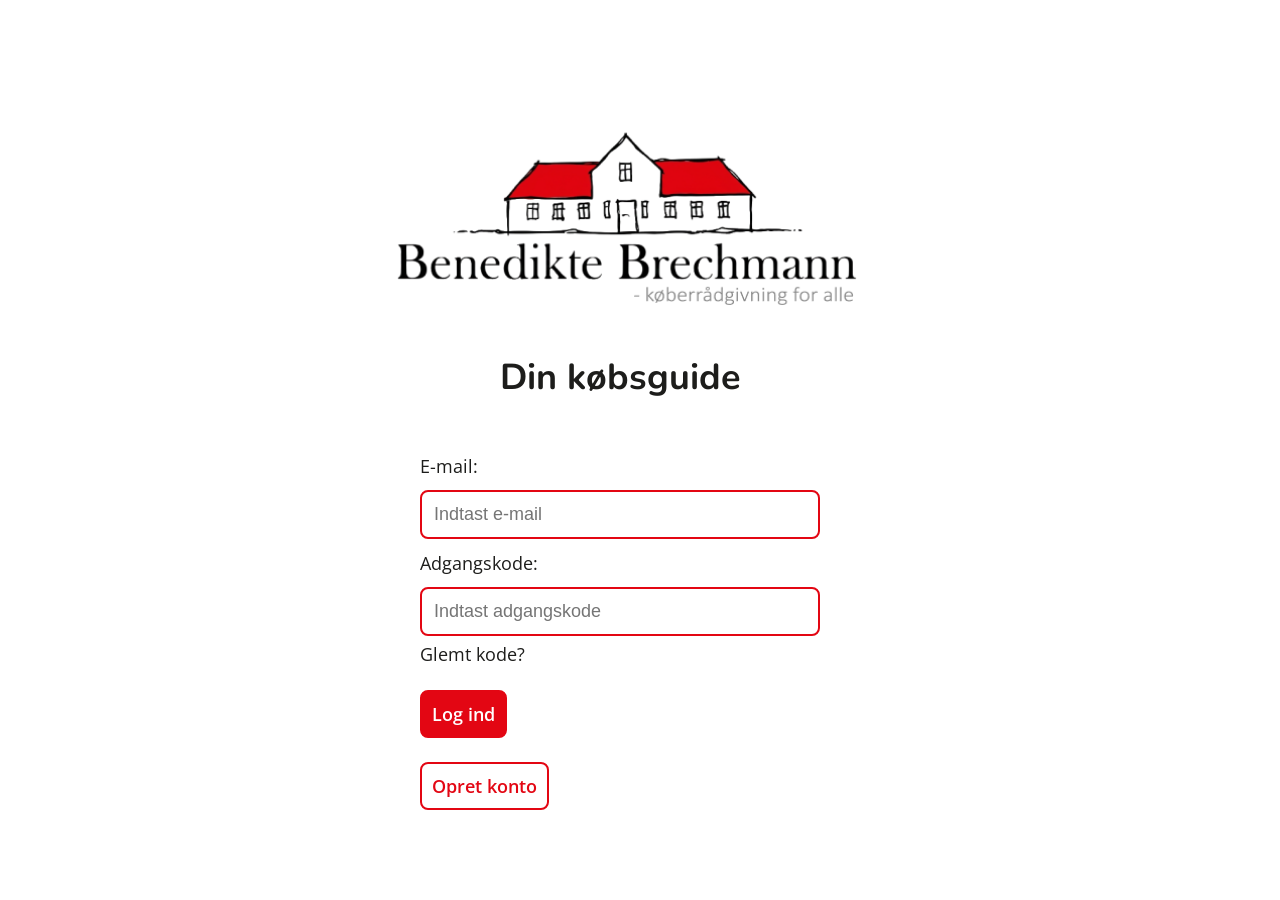
<file: index.html>
<!DOCTYPE html>
<html lang="da">
    <head>
        <title>Login</title>

        <meta charset="UTF-8">
        <meta name="viewport" content="width=device-width, initial-scale=1.0">

        <!-- Icon på fanen -->
        <link rel="icon" type="image/png" href="image/favicon.png">

        <!-- CSS link -->
        <link rel="stylesheet" href="style.css">

        <!-- JavaScript links -->
        <script defer src="login.js"></script>

        <!-- Font Awesome ikoner-->
        <link rel="stylesheet" href="https://cdnjs.cloudflare.com/ajax/libs/font-awesome/6.5.1/css/all.min.css">

        <!-- Google Fonts -->
        <link rel="preconnect" href="https://fonts.googleapis.com">
        <link rel="preconnect" href="https://fonts.gstatic.com" crossorigin>
        <link href="https://fonts.googleapis.com/css2?family=Nunito:ital,wght@0,200..1000;1,200..1000&family=Open+Sans:ital,wght@0,300..800;1,300..800&display=swap" rel="stylesheet">

    </head>
    <body class="login-body">
        <img src="image/logo.webp" alt="Benedikte Brechmann" class="login-logo">
        <h1 class="login-titel">Din købsguide</h1>

      <form class="login">
            <label class="login__label"> E-mail:</label>
            <input type="email" name="email" class="login__input" placeholder="Indtast e-mail">

            <label class="login__label"> Adgangskode:</label>
            <input type="password" name="password" class="login__input" placeholder="Indtast adgangskode">
            <a href="#" class="login__glemt-kode">Glemt kode?</a>

            <a href="#" onclick="login()" class="primary-button login__button">Log ind</a>
            <a type="button" href="#" class="secundary-button login__button">Opret konto</a>
        </form>
    </body>
</html>
</file>
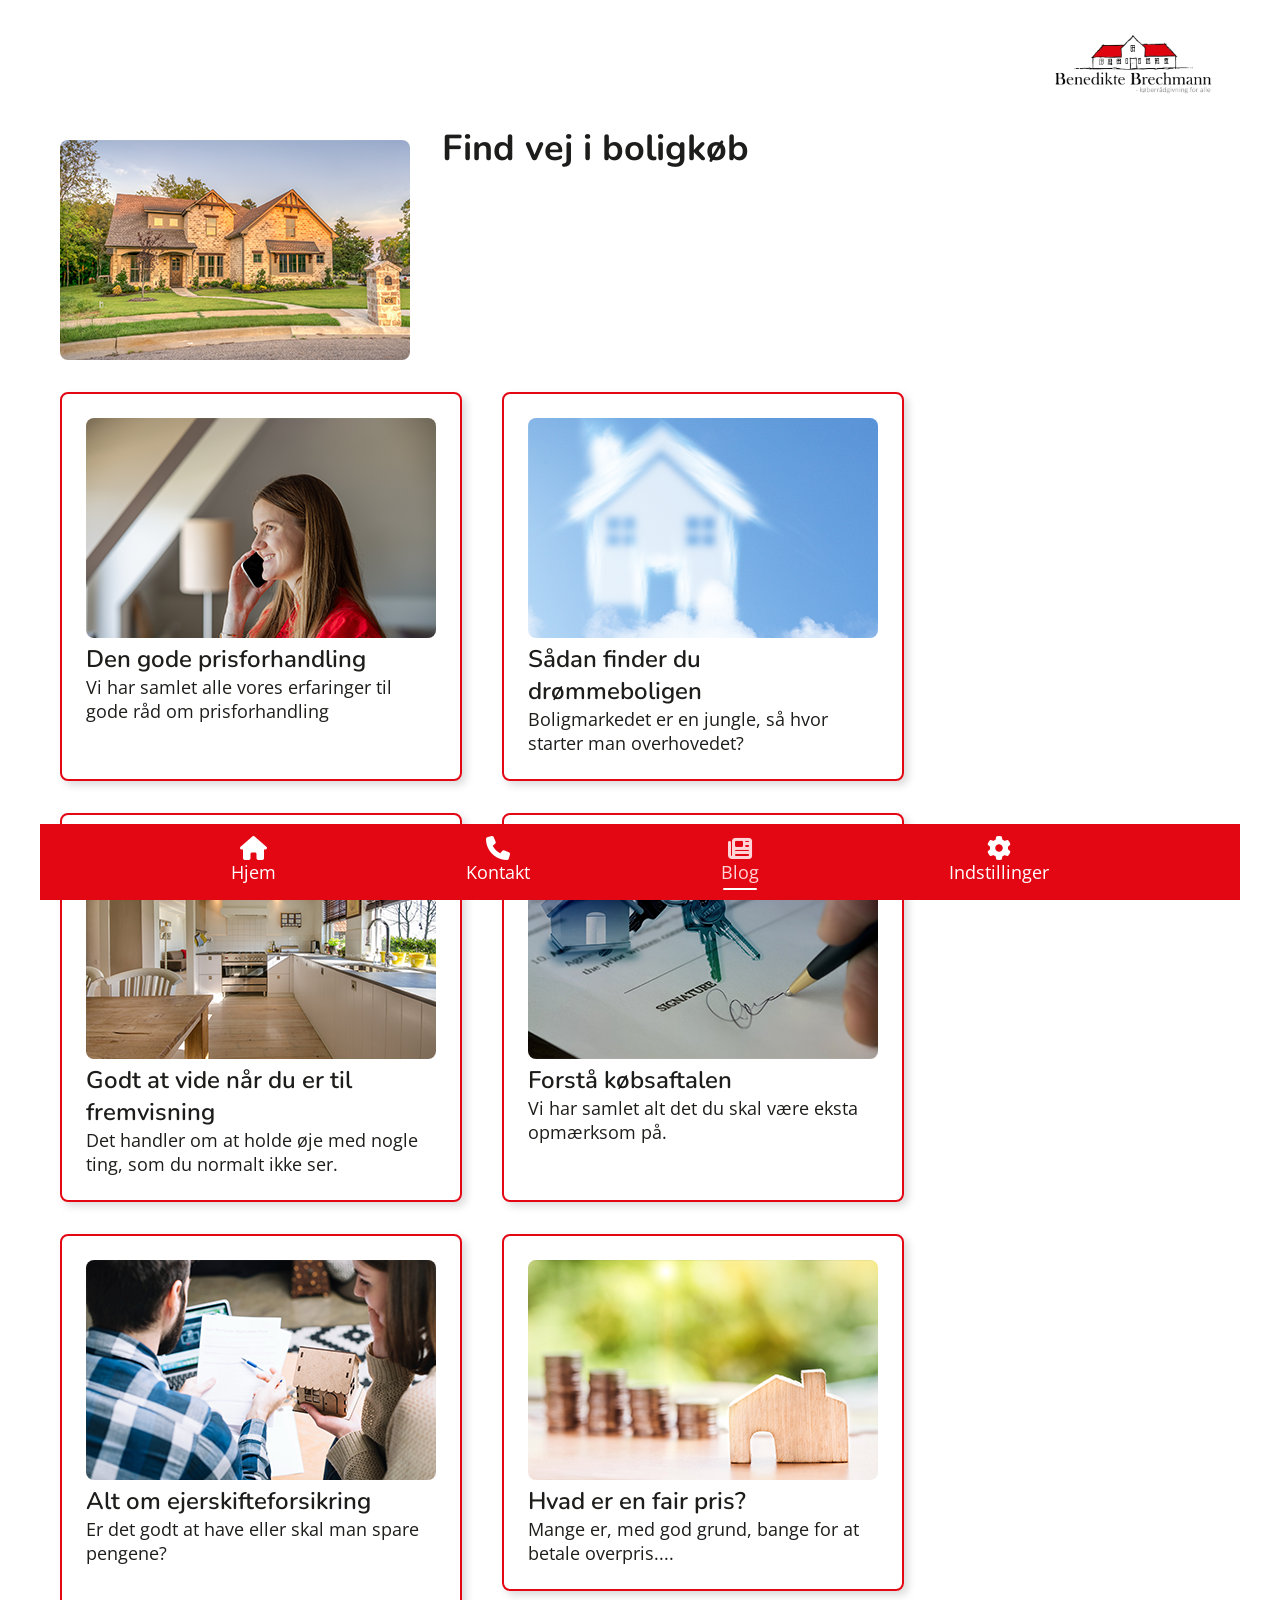
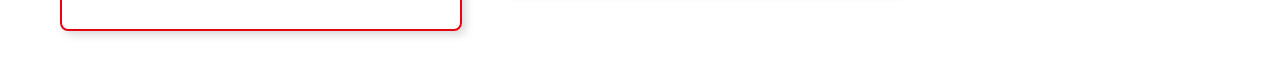
<file: blog.html>
<!DOCTYPE html>
<html lang="da">
    <head>
        <title>Blog</title>

        <meta charset="UTF-8">
        <meta name="viewport" content="width=device-width, initial-scale=1.0">

        <!-- Icon på fanen -->
        <link rel="icon" type="image/png" href="image/favicon.png">

        <!-- CSS link -->
        <link rel="stylesheet" href="style.css">

        <!-- JavaScript links -->
        <script defer src="nav.js"></script>

        <!-- Font Awesome ikoner-->
        <link rel="stylesheet" href="https://cdnjs.cloudflare.com/ajax/libs/font-awesome/6.5.1/css/all.min.css">

        <!-- Google Fonts -->
        <link rel="preconnect" href="https://fonts.googleapis.com">
        <link rel="preconnect" href="https://fonts.gstatic.com" crossorigin>
        <link href="https://fonts.googleapis.com/css2?family=Nunito:ital,wght@0,200..1000;1,200..1000&family=Open+Sans:ital,wght@0,300..800;1,300..800&display=swap" rel="stylesheet">

    </head>
    <body class="grid">
        <header>
            <a href="rejsens-overblik.html">
                <img src="image/logo.webp" alt="Bennedikte Brechmann" class="header__logo">
            </a>
        </header>

        <main>
            <section class="intro">
                <img src="image/blog.webp" alt="Et stort flot hus" class="intro__image">
                <h1 class="intro__text">Find vej i boligkøb</h1>
            </section>

            <div class="blog">
                <article class="blog__item">
                    <a href="#" class="blog__item__link">
                        <img src="image/forhandling.webp" alt="Person som snakker i telefon" class="blog__item__img">
                        <h2 class="blog__item__title">Den gode prisforhandling</h2>
                        <p class="blog__item__content">Vi har samlet alle vores erfaringer til gode råd om prisforhandling</p>
                    </a>
                </article>

                <article class="blog__item">
                    <a href="#" class="blog__item__link">
                        <img src="image/drømmen.webp" alt="En sky som former et hus" class="blog__item__img">
                        <h2 class="blog__item__title">Sådan finder du drømmeboligen</h2>
                        <p class="blog__item__content">Boligmarkedet er en jungle, så hvor starter man overhovedet?</p>
                    </a>
                </article>

                <article class="blog__item">
                    <a href="#" class="blog__item__link">
                        <img src="image/fremvisning.webp" alt="En potentiel bolig" class="blog__item__img">
                        <h2 class="blog__item__title">Godt at vide når du er til fremvisning</h2>
                        <p class="blog__item__content">Det handler om at holde øje med nogle ting, som du normalt ikke ser.</p>
                    </a>
                </article>

                <article class="blog__item">
                    <a href="#" class="blog__item__link">
                        <img src="image/kontrakt.webp" alt="Person underskriver kontrakt" class="blog__item__img">
                        <h2 class="blog__item__title">Forstå købsaftalen</h2>
                        <p class="blog__item__content">Vi har samlet alt det du skal være eksta opmærksom på. </p>
                    </a>
                </article>

                <article class="blog__item">
                    <a href="#" class="blog__item__link">
                        <img src="image/forsikring.webp" alt="Par snakker om forsikring" class="blog__item__img">
                        <h2 class="blog__item__title">Alt om ejerskifteforsikring</h2>
                        <p class="blog__item__content">Er det godt at have eller skal man spare pengene?</p>
                    </a>
                </article>

                <article class="blog__item blog__item--end">
                    <a href="#" class="blog__item__link">
                        <img src="image/pris.webp" alt="Mønter bag et lille træhus" class="blog__item__img">
                        <h2 class="blog__item__title">Hvad er en fair pris?</h2>
                        <p class="blog__item__content">Mange er, med god grund, bange for at betale overpris....</p>
                    </a>
                </article>
            </div>

        </main>

        <nav>
            <a href="rejsens-overblik.html" class="nav">
                <i class="fa-solid fa-house nav__icon"></i>
                <p class="nav__title"> Hjem </p>
            </a>
            <a href="kontakt.html" class="nav">
                <i class="fa-solid fa-phone nav__icon"></i>
                <p class="nav__title"> Kontakt </p>
            </a>
            <a href="blog.html" class="nav">
                <i class="fa-solid fa-newspaper nav__icon"></i>
                <p class="nav__title"> Blog </p>
            </a>
            <a href="#" class="nav">
                <i class="fa-solid fa-gear nav__icon"></i>
                <p class="nav__title"> Indstillinger </p>
            </a>
        </nav>

    </body>
</html>
</file>
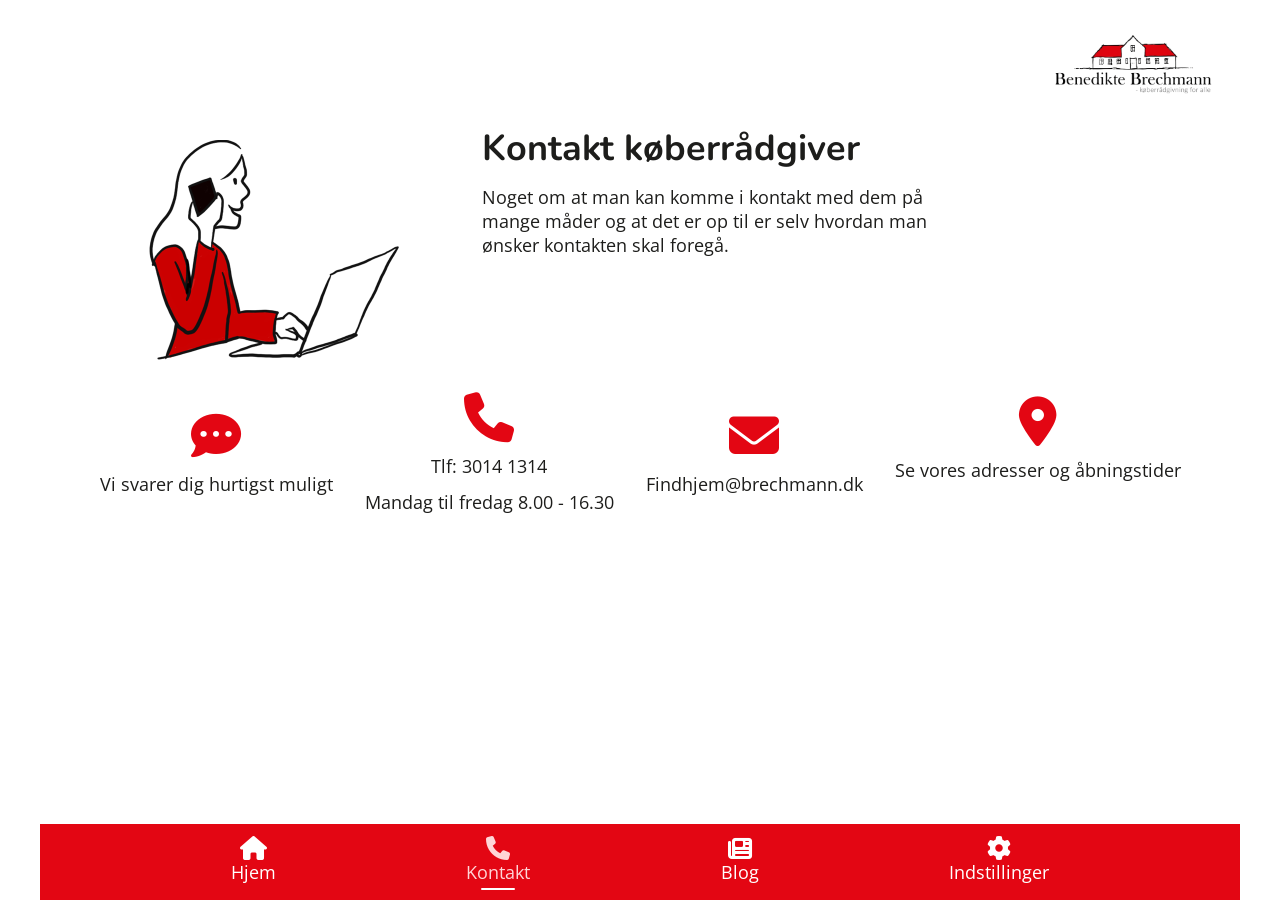
<file: kontakt.html>
<!DOCTYPE html>
<html lang="da">
    <head>
        <title>Kontakt</title>

        <meta charset="UTF-8">
        <meta name="viewport" content="width=device-width, initial-scale=1.0">

        <!-- Icon på fanen -->
        <link rel="icon" type="image/png" href="image/favicon.png">

        <!-- CSS link -->
        <link rel="stylesheet" href="style.css">

        <!-- JavaScript links -->
         <script defer src="nav.js"></script>


        <!-- Font Awesome ikoner-->
        <link rel="stylesheet" href="https://cdnjs.cloudflare.com/ajax/libs/font-awesome/6.5.1/css/all.min.css">

        <!-- Google Fonts -->
        <link rel="preconnect" href="https://fonts.googleapis.com">
        <link rel="preconnect" href="https://fonts.gstatic.com" crossorigin>
        <link href="https://fonts.googleapis.com/css2?family=Nunito:ital,wght@0,200..1000;1,200..1000&family=Open+Sans:ital,wght@0,300..800;1,300..800&display=swap" rel="stylesheet">

    </head>
    <body class="grid">
        <header>
            <a href="rejsens-overblik.html">
                <img src="image/logo.webp" alt="Bennedikte Brechmann" class="header__logo">
            </a>
        </header>

        <main>
            <article class="intro">
                <img src="image/kontakt.webp" alt="En tegning af en som snakker i telefon" class="intro__image">
                <div class="intro__text-container">
                    <h1 class="intro__text">Kontakt køberrådgiver</h1>
                    <p class="intro__content">Noget om at man kan komme i kontakt med dem på mange måder og at det er op til er selv hvordan man ønsker kontakten skal foregå. </p>
                </div>
            </article>
            <section class="kontakt__container">
                <a href="#" class="kontakt__link">
                    <i class="fa-solid fa-comment-dots kontakt__link__icon" style="color: #e30613;"></i>
                    <p class="kontakt__link__text">Vi svarer dig hurtigst muligt</p>
                </a>
                <a href="tel:+4530141314" class="kontakt__link">
                    <i class="fa-solid fa-phone kontakt__link__icon" style="color: #e30613;"></i>
                    <p class="kontakt__link__text">Tlf: 3014 1314</p>
                    <p class="kontakt__link__text">Mandag til fredag 8.00 - 16.30</p>
                </a>
                <a href="mailto:findhjem@brechmann.dk" class="kontakt__link">
                    <i class="fa-solid fa-envelope kontakt__link__icon" style="color: #e30613;"></i>
                    <p class="kontakt__link__text">Findhjem@brechmann.dk</p>
                </a>
                <a href="#" class="kontakt__link kontakt__link--end">
                    <i class="fa-solid fa-location-dot kontakt__link__icon" style="color: #e30613;"></i>
                    <p class="kontakt__link__text">Se vores adresser og åbningstider</p>
                </a>
            </section>

        </main>

        <nav>
            <a href="rejsens-overblik.html" class="nav">
                <i class="fa-solid fa-house nav__icon"></i>
                <p class="nav__title"> Hjem </p>
            </a>
            <a href="kontakt.html" class="nav">
                <i class="fa-solid fa-phone nav__icon"></i>
                <p class="nav__title"> Kontakt </p>
            </a>
            <a href="blog.html" class="nav">
                <i class="fa-solid fa-newspaper nav__icon"></i>
                <p class="nav__title"> Blog </p>
            </a>
            <a href="#" class="nav">
                <i class="fa-solid fa-gear nav__icon"></i>
                <p class="nav__title"> Indstillinger </p>
            </a>
        </nav>

    </body>
</html>
</file>
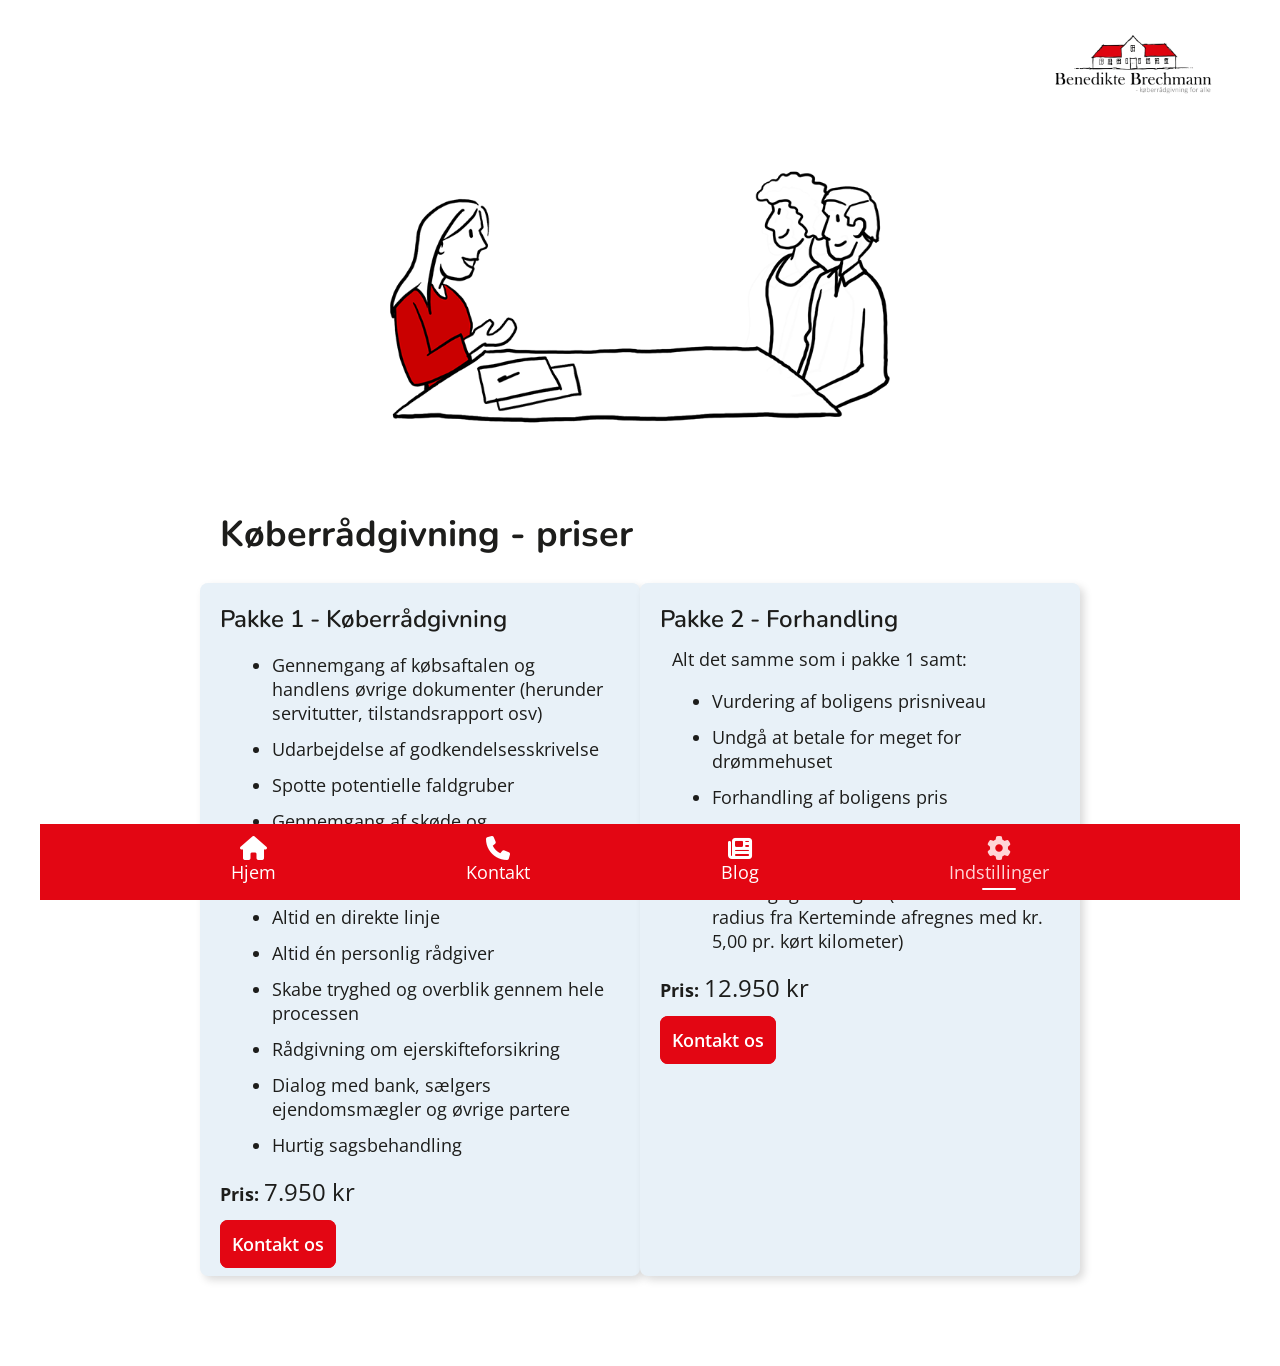
<file: raadgivning.html>
<!DOCTYPE html>
<html lang="da">
    <head>
        <title>Få køberrådgivning</title>

        <meta charset="UTF-8">
        <meta name="viewport" content="width=device-width, initial-scale=1.0">

        <!-- Icon på fanen -->
        <link rel="icon" type="image/png" href="image/favicon.png">

        <!-- CSS link -->
        <link rel="stylesheet" href="style.css">

        <!-- JavaScript links -->
         <script defer src="nav.js"></script>


        <!-- Font Awesome ikoner-->
        <link rel="stylesheet" href="https://cdnjs.cloudflare.com/ajax/libs/font-awesome/6.5.1/css/all.min.css">

        <!-- Google Fonts -->
        <link rel="preconnect" href="https://fonts.googleapis.com">
        <link rel="preconnect" href="https://fonts.gstatic.com" crossorigin>
        <link href="https://fonts.googleapis.com/css2?family=Nunito:ital,wght@0,200..1000;1,200..1000&family=Open+Sans:ital,wght@0,300..800;1,300..800&display=swap" rel="stylesheet">

    </head>
    <body class="grid">
        <header>
            <a href="rejsens-overblik.html">
                <img src="image/logo.webp" alt="Bennedikte Brechmann" class="header__logo">
            </a>
        </header>

        <main>
            <section class="intro intro--big">
                <img src="image/raadgivning.webp" alt="Vi hjælper med personlig rådgivning" class="intro__image intro__image--big">
                <h1 class="intro__text">Køberrådgivning - priser</h1>
            </section>

            <section class="raadgivning-container">
                <article class="raadgivningspakke">
                        <h2 class="raadgivningspakke__title">Pakke 1 - Køberrådgivning</h2>
                        <ul class="raadgivningspakke__list">
                            <li class="raadgivningspakke__item">Gennemgang af købsaftalen og handlens øvrige dokumenter (herunder servitutter, tilstandsrapport osv)</li>
                            <li class="raadgivningspakke__item">Udarbejdelse af godkendelsesskrivelse</li>
                            <li class="raadgivningspakke__item">Spotte potentielle faldgruber</li>
                            <li class="raadgivningspakke__item">Gennemgang af skøde og refusionsopgørelse</li>
                            <li class="raadgivningspakke__item">Fysiske eller online møder</li>
                            <li class="raadgivningspakke__item">Altid en direkte linje</li>
                            <li class="raadgivningspakke__item">Altid én personlig rådgiver</li>
                            <li class="raadgivningspakke__item">Skabe tryghed og overblik gennem hele processen</li>
                            <li class="raadgivningspakke__item">Rådgivning om ejerskifteforsikring</li>
                            <li class="raadgivningspakke__item">Dialog med bank, sælgers ejendomsmægler og øvrige partere</li>
                            <li class="raadgivningspakke__item">Hurtig sagsbehandling</li>
                        </ul>
                        <p class="raadgivningspakke__pris"><b class="raadgivningspakke__pris--bold">Pris: </b> 7.950 kr</p>
                        <a href="kontakt.html" class="primary-button">Kontakt os</a>
                </article>

                <article class="raadgivningspakke raadgivningspakke--end">
                        <h2 class="raadgivningspakke__title">Pakke 2 - Forhandling</h2>
                        <p class="raadgivningspakke__item">Alt det samme som i pakke 1 samt:</p>
                        <ul class="raadgivningspakke__list">
                            <li class="raadgivningspakke__item">Vurdering af boligens prisniveau</li>
                            <li class="raadgivningspakke__item">Undgå at betale for meget for drømmehuset</li>
                            <li class="raadgivningspakke__item">Forhandling af boligens pris</li>
                            <li class="raadgivningspakke__item">Alt dialog med sælgers ejendomsmægler</li>
                            <li class="raadgivningspakke__item">Vi besigtiger boligen (Mere end 20 km radius fra Kerteminde afregnes med kr. 5,00 pr. kørt kilometer)</li>
                        </ul>
                        <p class="raadgivningspakke__pris"><b class="raadgivningspakke__pris--bold">Pris: </b> 12.950 kr</p>
                        <a href="kontakt.html" class="primary-button">Kontakt os</a>
                </article>
            </section>

        </main>

        <nav>
            <a href="rejsens-overblik.html" class="nav">
                <i class="fa-solid fa-house nav__icon"></i>
                <p class="nav__title"> Hjem </p>
            </a>
            <a href="kontakt.html" class="nav">
                <i class="fa-solid fa-phone nav__icon"></i>
                <p class="nav__title"> Kontakt </p>
            </a>
            <a href="blog.html" class="nav">
                <i class="fa-solid fa-newspaper nav__icon"></i>
                <p class="nav__title"> Blog </p>
            </a>
            <a href="#" class="nav">
                <i class="fa-solid fa-gear nav__icon"></i>
                <p class="nav__title"> Indstillinger </p>
            </a>
        </nav>

    </body>
</html>
</file>
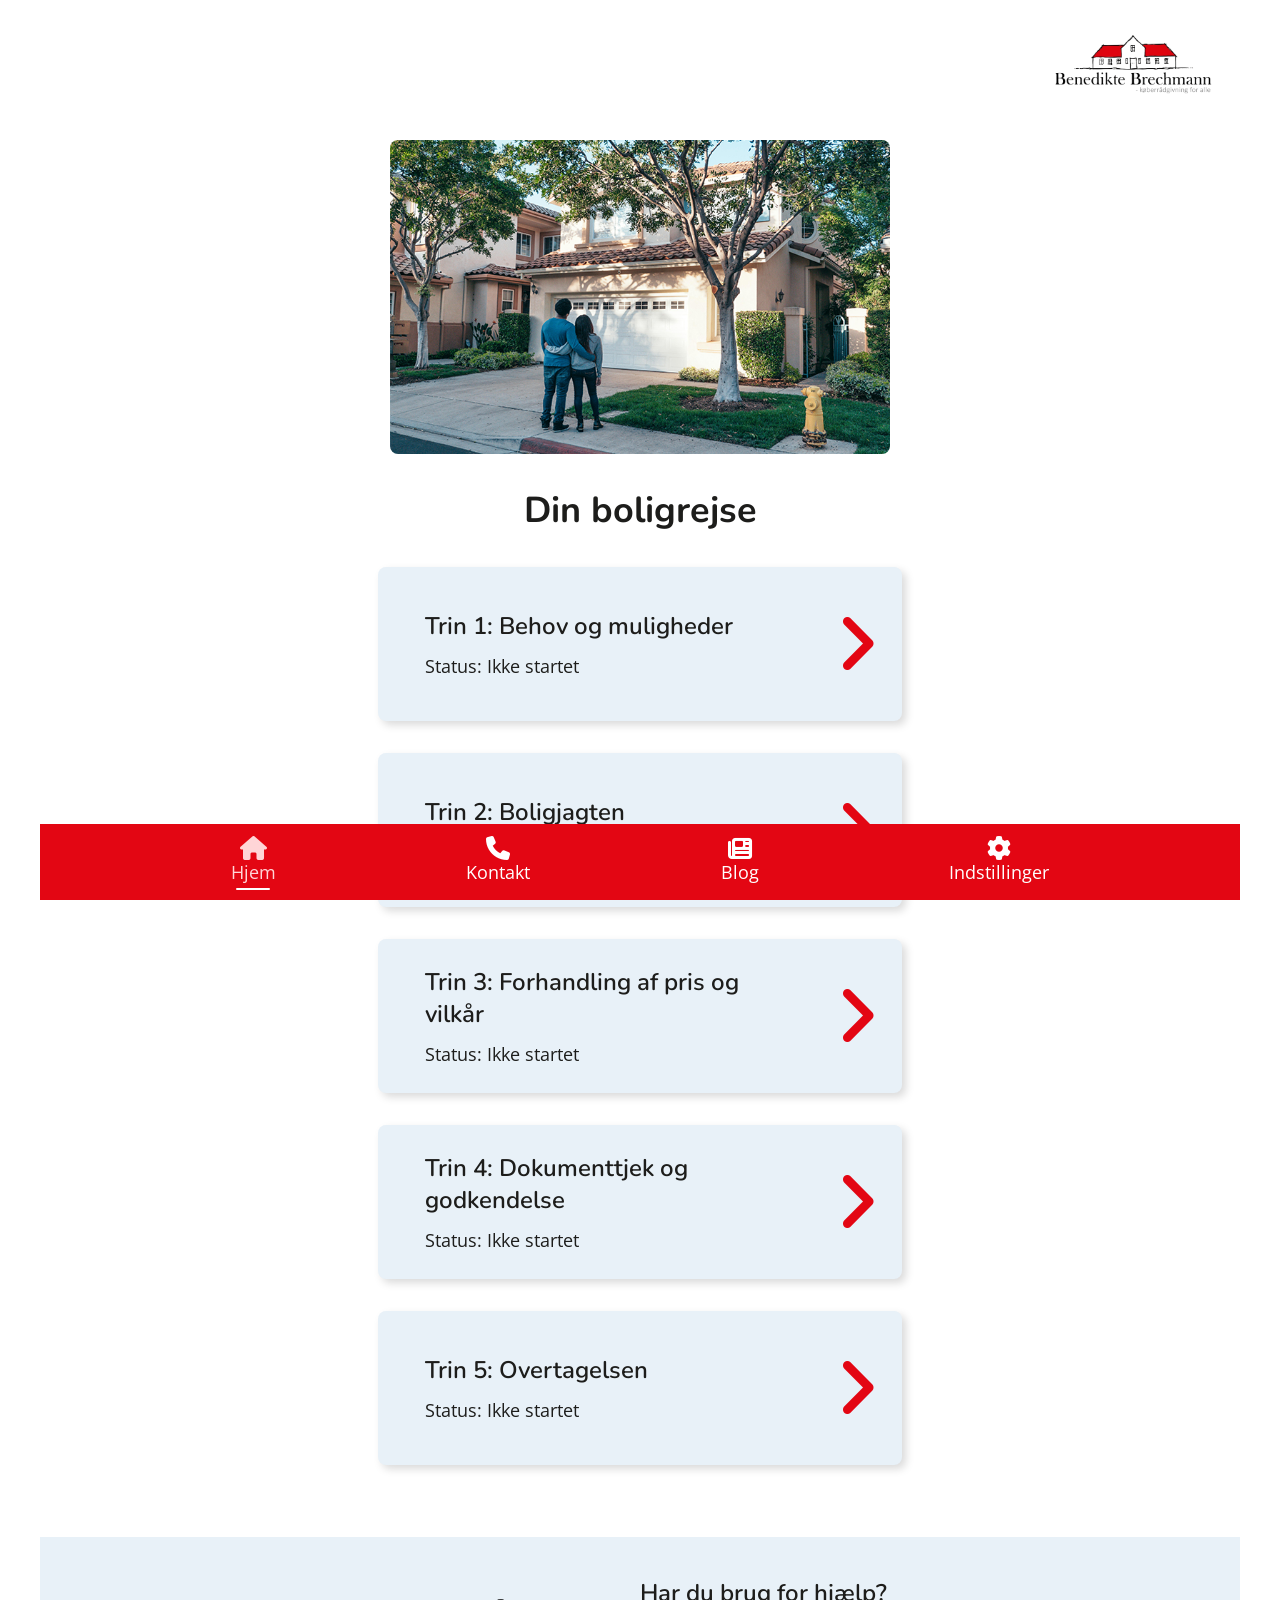
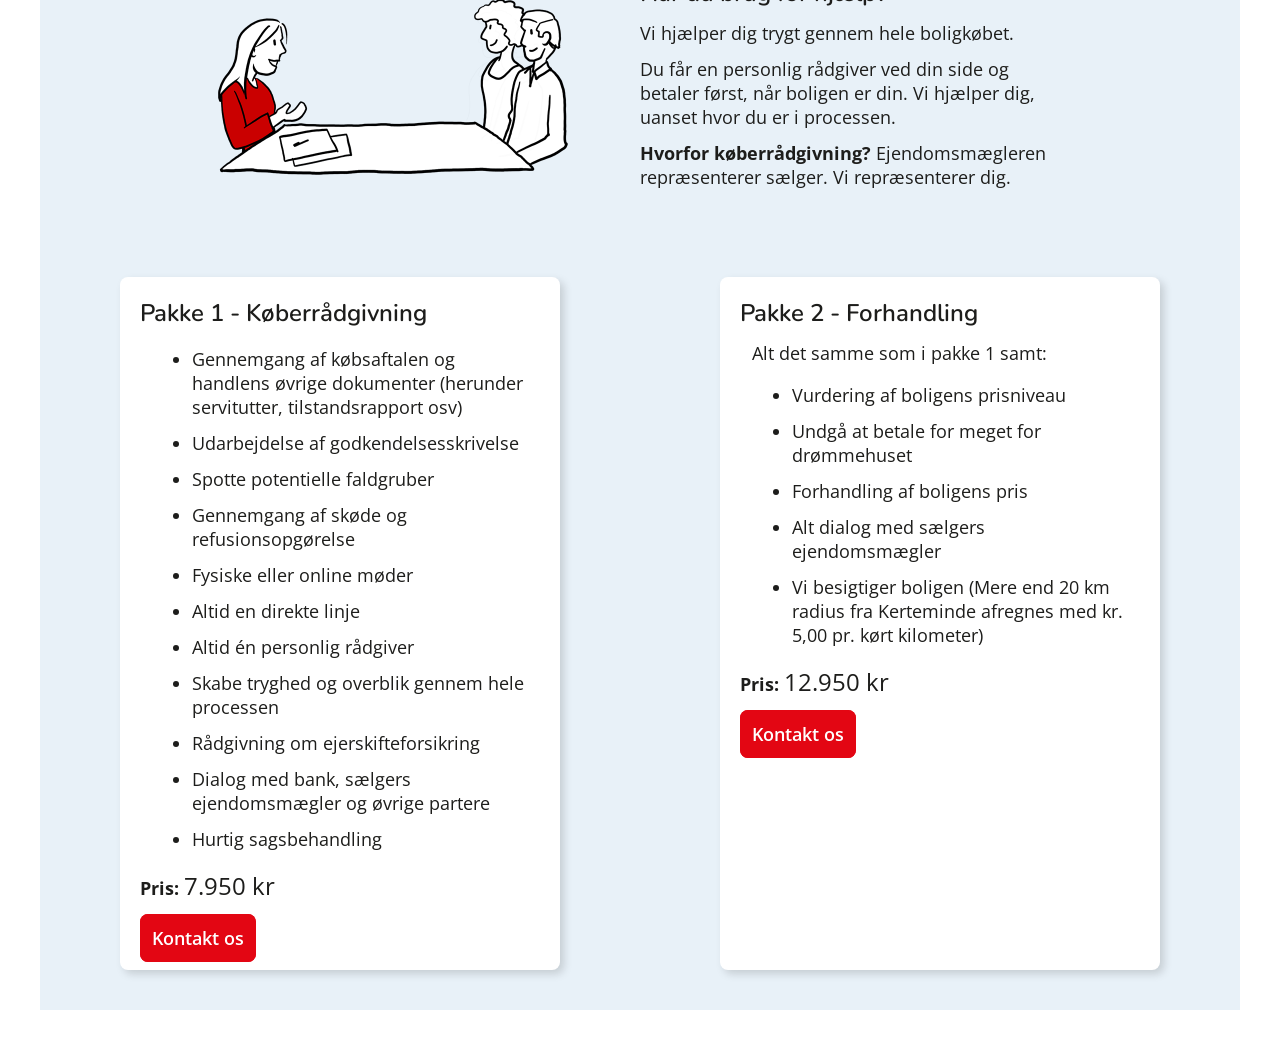
<file: rejsens-overblik.html>
<!DOCTYPE html>
<html lang="da">
    <head>
        <title>Rejsens overblik</title>

        <meta charset="UTF-8">
        <meta name="viewport" content="width=device-width, initial-scale=1.0">

        <!-- Icon på fanen -->
        <link rel="icon" type="image/png" href="image/favicon.png">

        <!-- CSS link -->
        <link rel="stylesheet" href="style.css">

        <!-- JavaScript links -->
        <script defer src="status.js"></script>
        <script defer src="nav.js"></script>


        <!-- Font Awesome ikoner-->
        <link rel="stylesheet" href="https://cdnjs.cloudflare.com/ajax/libs/font-awesome/6.5.1/css/all.min.css">

        <!-- Google Fonts -->
        <link rel="preconnect" href="https://fonts.googleapis.com">
        <link rel="preconnect" href="https://fonts.gstatic.com" crossorigin>
        <link href="https://fonts.googleapis.com/css2?family=Nunito:ital,wght@0,200..1000;1,200..1000&family=Open+Sans:ital,wght@0,300..800;1,300..800&display=swap" rel="stylesheet">

    </head>
    <body>
        <header>
            <a href="rejsens-overblik.html">
                <img src="image/logo.webp" alt="Bennedikte Brechmann" class="header__logo">
            </a>
        </header>

        <main>
            <section class="intro intro--big">
                <img src="image/rejsen.webp" alt="Et par som holder om hinanden og ser på et hus" class="intro__image intro__image--big">
                <h1 class="intro__text intro__text--overblik">Din boligrejse</h1>
            </section>

            <section class="trinliste">
                <a href="trin1.html" class="trin">
                    <div class="trin__text">
                        <h2 class="trin__titel">Trin 1: Behov og muligheder</h2>
                        <p class="trin__status" data-liste="trin1">Status: Gennemført</p>
                    </div>
                    <i class="fa-solid fa-angle-right trin__icon" style="color: #e30613;"></i>
                </a>
                <a href="trin2.html" class="trin">
                    <div class="trin__text">
                        <h2 class="trin__titel">Trin 2: Boligjagten</h2>
                        <p class="trin__status" data-liste="trin2">Status: I gang</p>
                    </div>
                    <i class="fa-solid fa-angle-right trin__icon" style="color: #e30613;"></i>
                </a>
                <a href="trin3.html" class="trin">
                    <div class="trin__text">
                        <h2 class="trin__titel">Trin 3: Forhandling af pris og vilkår</h2>
                        <p class="trin__status" data-liste="trin3">Status: Ikke begyndt</p>
                    </div>
                    <i class="fa-solid fa-angle-right trin__icon" style="color: #e30613;"></i>
                </a>
                <a href="trin4.html" class="trin">
                    <div class="trin__text">
                        <h2 class="trin__titel">Trin 4: Dokumenttjek og godkendelse</h2>
                        <p class="trin__status" data-liste="trin4">Status: Ikke begyndt</p>
                    </div>
                    <i class="fa-solid fa-angle-right trin__icon" style="color: #e30613;"></i>
                </a>
                <a href="trin5.html" class="trin trin--end">
                    <div class="trin__text">
                        <h2 class="trin__titel">Trin 5: Overtagelsen</h2>
                        <p class="trin__status" data-liste="trin5">Status: Ikke begyndt</p>
                    </div>
                    <i class="fa-solid fa-angle-right trin__icon" style="color: #e30613;"></i>
                </a>
            </section>

            <section class="raadgivning--overblik">
                <article class="raadgivning-background">
                    <div class="raadgivning">
                        <img src="image/raadgivning.webp" alt="Vi hjælper med personlig rådgivning" class="raadgivning__image">
                        <div class="raadgivning__text-container">
                            <h2 class="raadgivning__titel">Har du brug for hjælp?</h2>
                            <p class="raadgivning__content">Vi hjælper dig trygt gennem hele boligkøbet.</p>
                            <p class="raadgivning__content">Du får en personlig rådgiver ved din side og betaler først, når boligen er din. Vi hjælper dig, uanset hvor du er i processen.</p>
                            <p class="raadgivning__content"> <b>Hvorfor køberrådgivning?</b> Ejendomsmægleren repræsenterer sælger. Vi repræsenterer dig.</p>
                        </div>
                    </div>
                </article>
            </section>
            <section class="raadgivning-container raadgivning-container--sekundary">
                <article class="raadgivningspakke raadgivningspakke--sekundary">
                    <h2 class="raadgivningspakke__title">Pakke 1 - Køberrådgivning</h2>
                    <ul class="raadgivningspakke__list">
                        <li class="raadgivningspakke__item">Gennemgang af købsaftalen og handlens øvrige dokumenter (herunder servitutter, tilstandsrapport osv)</li>
                        <li class="raadgivningspakke__item">Udarbejdelse af godkendelsesskrivelse</li>
                        <li class="raadgivningspakke__item">Spotte potentielle faldgruber</li>
                        <li class="raadgivningspakke__item">Gennemgang af skøde og refusionsopgørelse</li>                            
                        <li class="raadgivningspakke__item">Fysiske eller online møder</li>
                        <li class="raadgivningspakke__item">Altid en direkte linje</li>
                        <li class="raadgivningspakke__item">Altid én personlig rådgiver</li>
                        <li class="raadgivningspakke__item">Skabe tryghed og overblik gennem hele processen</li>
                        <li class="raadgivningspakke__item">Rådgivning om ejerskifteforsikring</li>
                        <li class="raadgivningspakke__item">Dialog med bank, sælgers ejendomsmægler og øvrige partere</li>
                        <li class="raadgivningspakke__item">Hurtig sagsbehandling</li>
                    </ul>
                    <p class="raadgivningspakke__pris"><b class="raadgivningspakke__pris--bold">Pris: </b> 7.950 kr</p>
                    <a href="kontakt.html" class="primary-button">Kontakt os</a>
                </article>

                <article class="raadgivningspakke raadgivningspakke--sekundary raadgivningspakke--end">
                    <h2 class="raadgivningspakke__title">Pakke 2 - Forhandling</h2>
                    <p class="raadgivningspakke__item">Alt det samme som i pakke 1 samt:</p>
                    <ul class="raadgivningspakke__list">
                        <li class="raadgivningspakke__item">Vurdering af boligens prisniveau</li>
                        <li class="raadgivningspakke__item">Undgå at betale for meget for drømmehuset</li>
                        <li class="raadgivningspakke__item">Forhandling af boligens pris</li>
                        <li class="raadgivningspakke__item">Alt dialog med sælgers ejendomsmægler</li>
                        <li class="raadgivningspakke__item">Vi besigtiger boligen (Mere end 20 km radius fra Kerteminde afregnes med kr. 5,00 pr. kørt kilometer)</li>
                    </ul>
                    <p class="raadgivningspakke__pris"><b class="raadgivningspakke__pris--bold">Pris: </b> 12.950 kr</p>
                    <a href="kontakt.html" class="primary-button">Kontakt os</a>
                </article>
            </section>
        </main>

        <nav>
            <a href="rejsens-overblik.html" class="nav">
                <i class="fa-solid fa-house nav__icon"></i>
                <p class="nav__title"> Hjem </p>
            </a>
            <a href="kontakt.html" class="nav">
                <i class="fa-solid fa-phone nav__icon"></i>
                <p class="nav__title"> Kontakt </p>
            </a>
            <a href="blog.html" class="nav">
                <i class="fa-solid fa-newspaper nav__icon"></i>
                <p class="nav__title"> Blog </p>
            </a>
            <a href="#" class="nav">
                <i class="fa-solid fa-gear nav__icon"></i>
                <p class="nav__title"> Indstillinger </p>
            </a>
        </nav>

    </body>
</html>
</file>
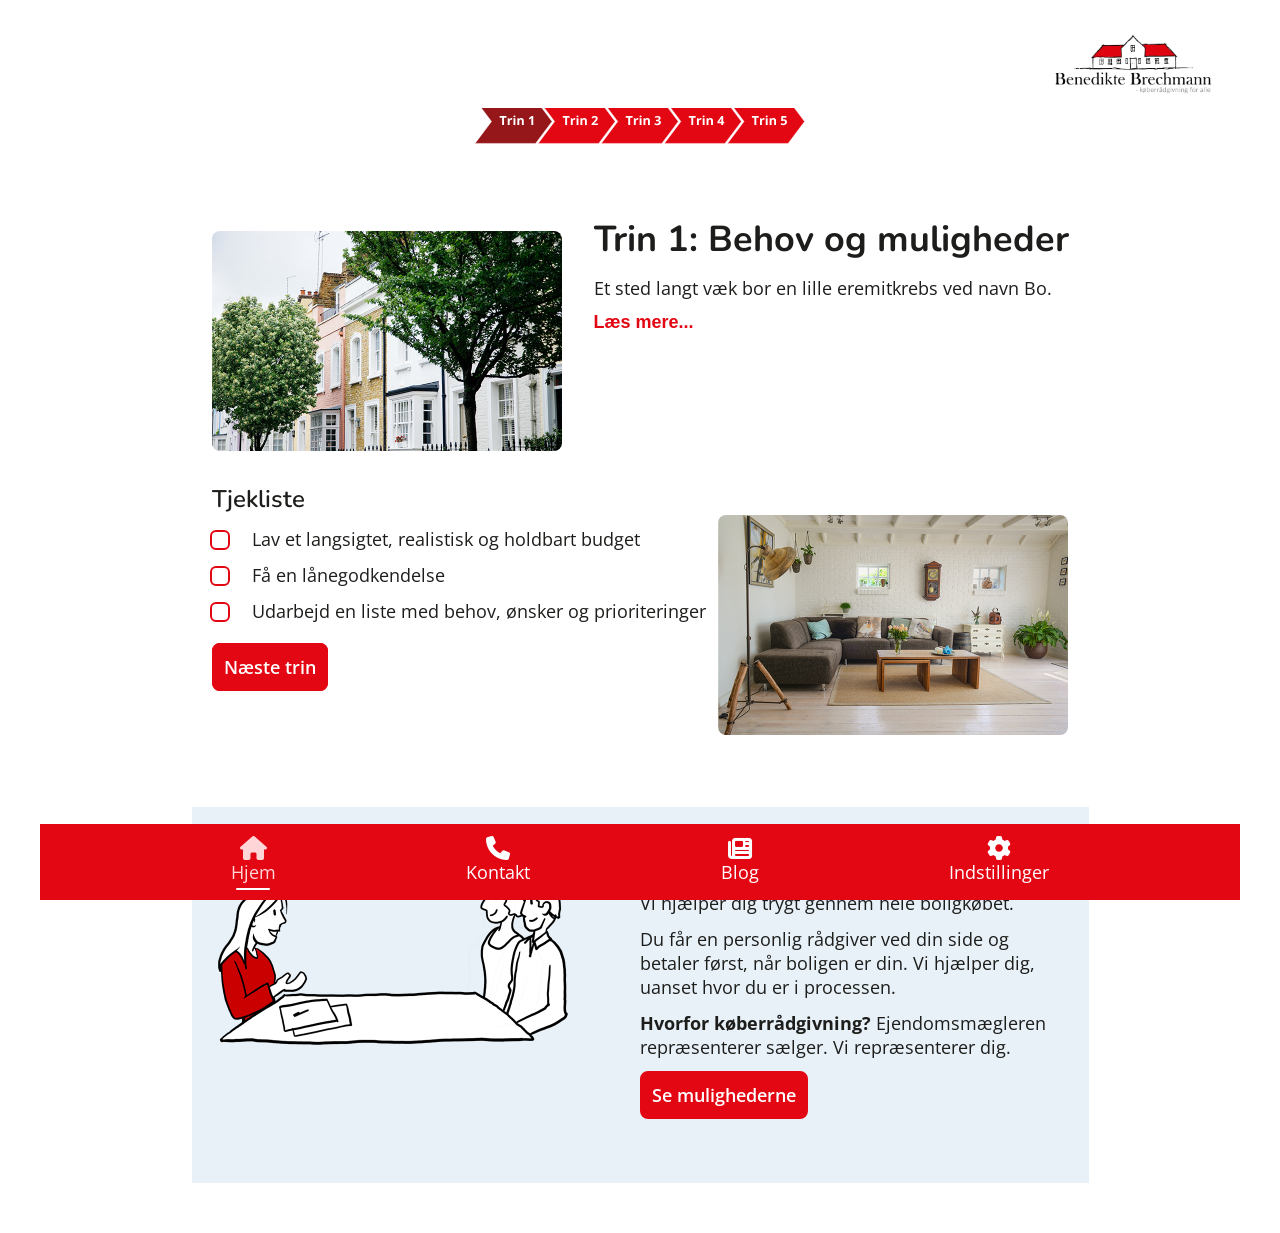
<file: trin1.html>
<!DOCTYPE html>
<html lang="da">
    <head>
        <title>Trin 1</title>

        <meta charset="UTF-8">
        <meta name="viewport" content="width=device-width, initial-scale=1.0">

        <!-- Icon på fanen -->
        <link rel="icon" type="image/png" href="image/favicon.png">

        <!-- CSS link -->
        <link rel="stylesheet" href="style.css">

        <!-- JavaScript links -->
         <script defer src="status.js"></script>
         <script defer src="laesmere.js"></script>
         <script defer src="nav.js"></script>


        <!-- Font Awesome ikoner-->
        <link rel="stylesheet" href="https://cdnjs.cloudflare.com/ajax/libs/font-awesome/6.5.1/css/all.min.css">

        <!-- Google Fonts -->
        <link rel="preconnect" href="https://fonts.googleapis.com">
        <link rel="preconnect" href="https://fonts.gstatic.com" crossorigin>
        <link href="https://fonts.googleapis.com/css2?family=Nunito:ital,wght@0,200..1000;1,200..1000&family=Open+Sans:ital,wght@0,300..800;1,300..800&display=swap" rel="stylesheet">

    </head>
    <body class="grid">
        <header>
            <a href="rejsens-overblik.html">
                <img src="image/logo.webp" alt="Bennedikte Brechmann" class="header__logo">
            </a>
        </header>

        <main>
            <img src="image/trin1.svg" alt="Fremskridtsindikator på trin 1" class="progressbar">

            <article class="intro">
                <img src="image/trin1.webp" alt="Bygninger med flere opgange" class="intro__image">
                <div class="intro__text-container">
                    <h1 class="intro__text">Trin 1: Behov og muligheder</h1>
                    <p class="intro__content">Et sted langt væk bor en lille eremitkrebs ved navn Bo. </p>
                    <p class="intro__content">Hans skal er begyndt at knirke lidt. Ikke noget dramatisk, bare nok til, at noget begynder at hviske: “Det er tid til at finde noget nyt, makker.”</p>
                    <p class="intro__content">Bo har prøvet det før, og det gik ikke helt som planlagt. Derfor gør han det anderledes denne gang. Han sætter sig på en sten og lader tankerne få plads.</p>
                    <p class="intro__content">Hvad har jeg råd til? Hvad har jeg brug for? Og hvor meget skal der være tilbage til at leve livet?</p>
                    <p class="intro__content">Tanken om de flotte skaller strejfer ham, men han stopper sig selv. Ikke denne gang. Først må han finde ud af, hvad der faktisk giver mening.</p>
                    <p class="intro__content">Bag ham hører han de gamle krabber snakke om budgetter og lån, den slags, man ofte nikker til uden helt at forstå det. Men én ting står klart for Bo: En stor skal er ikke nødvendigvis en bedre skal.</p>
                    <p class="intro__content">Derfor begynder han et andet sted. Han finder sin ramme og bliver skarp på, hvad der faktisk passer til hans liv.</p>
                    <button class="intro__toggle">Læs mere...</button>
                </div>
            </article>

            <section class="tjekliste">
                <div class="tjekliste__container">
                    <h2 class="tjekliste__titel">Tjekliste</h2>
                    <label class="tjekliste__item">
                        <input type="checkbox" class="tjekliste__item__hide-box" data-list="trin1" data-task="budget">
                        <span class="tjekliste__item__checkmark"></span> Lav et langsigtet, realistisk og holdbart budget
                    </label>
                    <label class="tjekliste__item">
                        <input type="checkbox" class="tjekliste__item__hide-box" data-list="trin1" data-task="laanegodkendelse">
                        <span class="tjekliste__item__checkmark"></span> Få en lånegodkendelse
                    </label>
                    <label class="tjekliste__item tjekliste__item--end">
                        <input type="checkbox" class="tjekliste__item__hide-box" data-list="trin1" data-task="prioriteringer">
                        <span class="tjekliste__item__checkmark"></span> Udarbejd en liste med behov, ønsker og prioriteringer
                    </label>
                    <a href="trin2.html" class="primary-button tjekliste--button">Næste trin</a>
                </div>
                <img src="image/trin1-2.webp" alt="En luftig stue" class="tjekliste__img">
            </section>

            <article class="raadgivning-background">
                <div class="raadgivning">
                    <img src="image/raadgivning.webp" alt="Vi hjælper med personlig rådgivning" class="raadgivning__image">
                    <div class="raadgivning__text-container">
                        <h2 class="raadgivning__titel">Har du brug for hjælp?</h2>
                        <p class="raadgivning__content">Vi hjælper dig trygt gennem hele boligkøbet.</p>
                        <p class="raadgivning__content">Du får en personlig rådgiver ved din side og betaler først, når boligen er din. Vi hjælper dig, uanset hvor du er i processen.</p>
                        <p class="raadgivning__content"> <b>Hvorfor køberrådgivning?</b> Ejendomsmægleren repræsenterer sælger. Vi repræsenterer dig.</p>
                        <a href="raadgivning.html" class="primary-button">Se mulighederne</a>
                    </div>
                </div>
            </article>

        </main>

        <nav>
            <a href="rejsens-overblik.html" class="nav">
                <i class="fa-solid fa-house nav__icon"></i>
                <p class="nav__title"> Hjem </p>
            </a>
            <a href="kontakt.html" class="nav">
                <i class="fa-solid fa-phone nav__icon"></i>
                <p class="nav__title"> Kontakt </p>
            </a>
            <a href="blog.html" class="nav">
                <i class="fa-solid fa-newspaper nav__icon"></i>
                <p class="nav__title"> Blog </p>
            </a>
            <a href="#" class="nav">
                <i class="fa-solid fa-gear nav__icon"></i>
                <p class="nav__title"> Indstillinger </p>
            </a>
        </nav>

    </body>
</html>
</file>
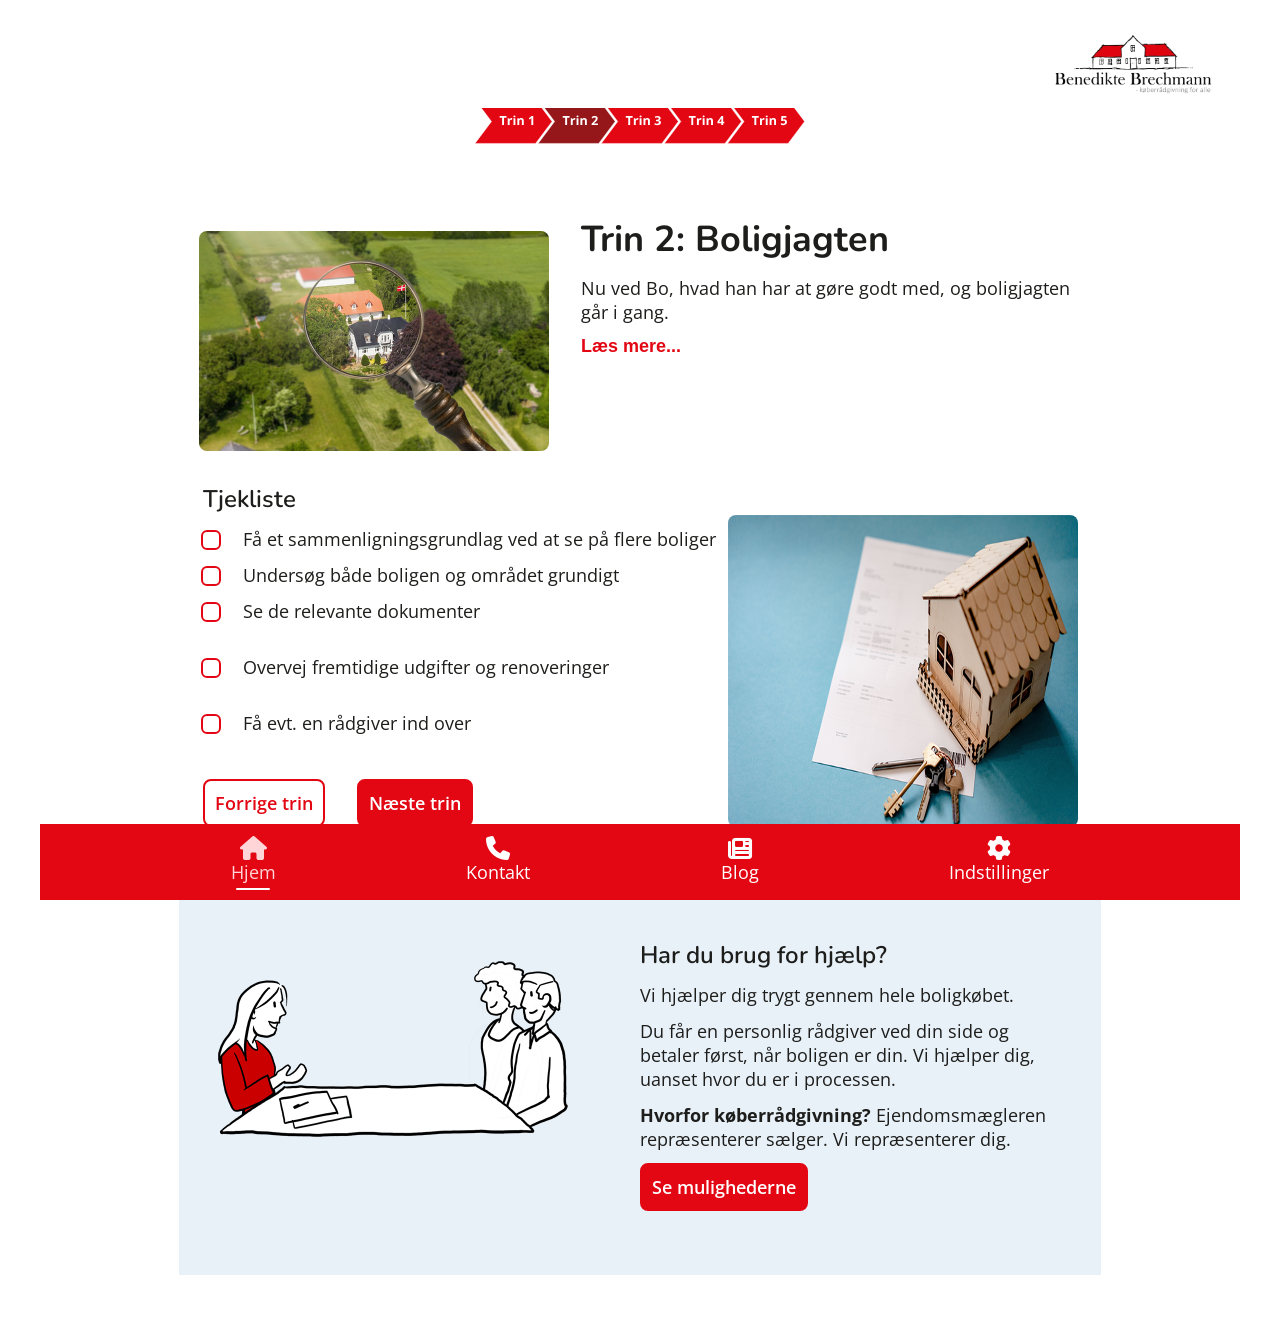
<file: trin2.html>
<!DOCTYPE html>
<html lang="da">
    <head>
        <title>Trin 2</title>

        <meta charset="UTF-8">
        <meta name="viewport" content="width=device-width, initial-scale=1.0">

        <!-- Icon på fanen -->
        <link rel="icon" type="image/png" href="image/favicon.png">

        <!-- CSS link -->
        <link rel="stylesheet" href="style.css">

        <!-- JavaScript links -->
         <script defer src="status.js"></script>
         <script defer src="laesmere.js"></script>
         <script defer src="nav.js"></script>


        <!-- Font Awesome ikoner-->
        <link rel="stylesheet" href="https://cdnjs.cloudflare.com/ajax/libs/font-awesome/6.5.1/css/all.min.css">

        <!-- Google Fonts -->
        <link rel="preconnect" href="https://fonts.googleapis.com">
        <link rel="preconnect" href="https://fonts.gstatic.com" crossorigin>
        <link href="https://fonts.googleapis.com/css2?family=Nunito:ital,wght@0,200..1000;1,200..1000&family=Open+Sans:ital,wght@0,300..800;1,300..800&display=swap" rel="stylesheet">

    </head>
    <body class="grid">
        <header>
            <a href="rejsens-overblik.html">
                <img src="image/logo.webp" alt="Bennedikte Brechmann" class="header__logo">
            </a>
        </header>

        <main>
            <img src="image/trin2.svg" alt="Fremskridtsindikator på trin 1" class="progressbar">

            <article class="intro">
                <img src="image/trin2.webp" alt="Bygninger med flere opgange" class="intro__image">
                <div class="intro__text-container">
                    <h1 class="intro__text">Trin 2: Boligjagten</h1>
                    <p class="intro__content">Nu ved Bo, hvad han har at gøre godt med, og boligjagten går i gang. </p>
                    <p class="intro__content">Nogle skaller ser perfekte ud ved første øjekast. Andre gør ikke. Bo mærker hurtigt begejstringen komme snigende – “det er jo perfekt!” – men stopper sig selv igen.</p>
                    <p class="intro__content">For det første indtryk holder ikke altid.</p>
                    <p class="intro__content">Denne gang kigger han ordentligt efter. Ikke bare på overfladen, men på det, der faktisk betyder noget: beliggenhed, stand og følelsen, når han bevæger sig i skallen.</p>
                    <p class="intro__content">Han ser flere skaller og begynder at sammenligne. Langsomt går det op for ham, at det ikke handler om at finde den perfekte skal, men om at finde den, der føles rigtig på længere sigt.</p>
                    <button class="intro__toggle">Læs mere...</button>
                </div>
            </article>

            <section class="tjekliste">
                <div class="tjekliste__container">
                    <h2 class="tjekliste__titel">Tjekliste</h2>
                    <label class="tjekliste__item">
                        <input type="checkbox" class="tjekliste__item__hide-box" data-list="trin2" data-task="sammenligning">
                        <span class="tjekliste__item__checkmark"></span> Få et sammenligningsgrundlag ved at se på flere boliger
                    </label>
                    <label class="tjekliste__item">
                        <input type="checkbox" class="tjekliste__item__hide-box" data-list="trin2" data-task="undersøg">
                        <span class="tjekliste__item__checkmark"></span> Undersøg både boligen og området grundigt
                    </label>
                    <label class="tjekliste__item tjekliste__item--end">
                        <input type="checkbox" class="tjekliste__item__hide-box" data-list="trin2" data-task="dokumenter">
                        <span class="tjekliste__item__checkmark"></span> Se de relevante dokumenter
                    </label>
                    <label class="tjekliste__item tjekliste__item--end">
                        <input type="checkbox" class="tjekliste__item__hide-box" data-list="trin2" data-task="udgifter">
                        <span class="tjekliste__item__checkmark"></span> Overvej fremtidige udgifter og renoveringer
                    </label>
                    <label class="tjekliste__item tjekliste__item--end">
                        <input type="checkbox" class="tjekliste__item__hide-box" data-list="trin2" data-task="raadgiver">
                        <span class="tjekliste__item__checkmark"></span> Få evt. en rådgiver ind over
                    </label>
                    <div class="tjekliste__button__container">
                        <a href="trin1.html" class="secundary-button tjekliste--button">Forrige trin</a>
                        <a href="trin3.html" class="primary-button tjekliste--button">Næste trin</a>
                    </div>
                </div>
                <img src="image/trin2-2.webp" alt="En luftig stue" class="tjekliste__img">
            </section>

            <article class="raadgivning-background">
                <div class="raadgivning">
                    <img src="image/raadgivning.webp" alt="Vi hjælper med personlig rådgivning" class="raadgivning__image">
                    <div class="raadgivning__text-container">
                        <h2 class="raadgivning__titel">Har du brug for hjælp?</h2>
                        <p class="raadgivning__content">Vi hjælper dig trygt gennem hele boligkøbet.</p>
                        <p class="raadgivning__content">Du får en personlig rådgiver ved din side og betaler først, når boligen er din. Vi hjælper dig, uanset hvor du er i processen.</p>
                        <p class="raadgivning__content"> <b>Hvorfor køberrådgivning?</b> Ejendomsmægleren repræsenterer sælger. Vi repræsenterer dig.</p>
                        <a href="raadgivning.html" class="primary-button">Se mulighederne</a>
                    </div>
                </div>
            </article>

        </main>

        <nav>
            <a href="rejsens-overblik.html" class="nav">
                <i class="fa-solid fa-house nav__icon"></i>
                <p class="nav__title"> Hjem </p>
            </a>
            <a href="kontakt.html" class="nav">
                <i class="fa-solid fa-phone nav__icon"></i>
                <p class="nav__title"> Kontakt </p>
            </a>
            <a href="blog.html" class="nav">
                <i class="fa-solid fa-newspaper nav__icon"></i>
                <p class="nav__title"> Blog </p>
            </a>
            <a href="#" class="nav">
                <i class="fa-solid fa-gear nav__icon"></i>
                <p class="nav__title"> Indstillinger </p>
            </a>
        </nav>

    </body>
</html>
</file>
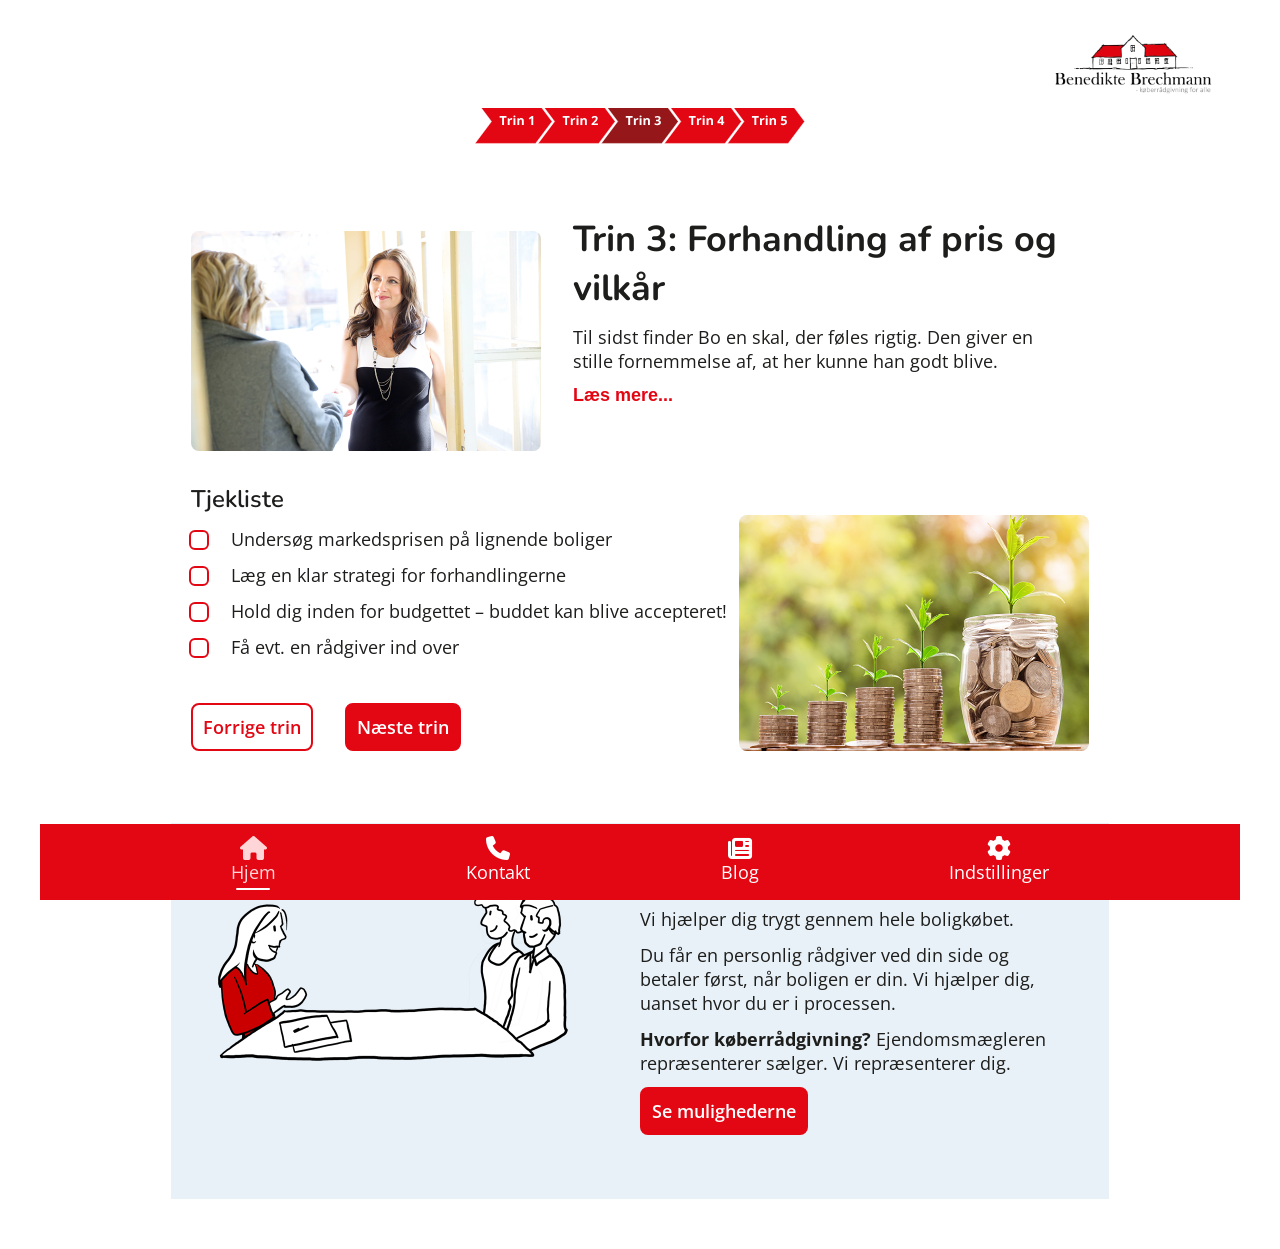
<file: trin3.html>
<!DOCTYPE html>
<html lang="da">
    <head>
        <title>Trin 3</title>

        <meta charset="UTF-8">
        <meta name="viewport" content="width=device-width, initial-scale=1.0">

        <!-- Icon på fanen -->
        <link rel="icon" type="image/png" href="image/favicon.png">

        <!-- CSS link -->
        <link rel="stylesheet" href="style.css">

        <!-- JavaScript links -->
         <script defer src="status.js"></script>
         <script defer src="laesmere.js"></script>
         <script defer src="nav.js"></script>


        <!-- Font Awesome ikoner-->
        <link rel="stylesheet" href="https://cdnjs.cloudflare.com/ajax/libs/font-awesome/6.5.1/css/all.min.css">

        <!-- Google Fonts -->
        <link rel="preconnect" href="https://fonts.googleapis.com">
        <link rel="preconnect" href="https://fonts.gstatic.com" crossorigin>
        <link href="https://fonts.googleapis.com/css2?family=Nunito:ital,wght@0,200..1000;1,200..1000&family=Open+Sans:ital,wght@0,300..800;1,300..800&display=swap" rel="stylesheet">

    </head>
    <body class="grid">
        <header>
            <a href="rejsens-overblik.html">
                <img src="image/logo.webp" alt="Bennedikte Brechmann" class="header__logo">
            </a>
        </header>

        <main>
            <img src="image/trin3.svg" alt="Fremskridtsindikator på trin 1" class="progressbar">

            <article class="intro">
                <img src="image/trin3.webp" alt="Bygninger med flere opgange" class="intro__image">
                <div class="intro__text-container">
                    <h1 class="intro__text">Trin 3: Forhandling af pris og vilkår</h1>
                    <p class="intro__content">Til sidst finder Bo en skal, der føles rigtig. Den giver en stille fornemmelse af, at her kunne han godt blive.</p>
                    <p class="intro__content"> Men han er ikke den eneste, der har fået øje på den.</p>
                    <p class="intro__content">Bo trækker vejret dybt. Det her er ikke helt nemt. Han minder sig selv om at tage det roligt.</p>
                    <p class="intro__content">Han har forberedt sig og ved, hvad lignende skaller koster. Derfor lægger han et bud.</p>
                    <p class="intro__content">Det bliver afvist.</p>
                    <p class="intro__content">Skuffelsen er der, men den er stille. Mere et “nå, okay” end noget dramatisk. Han tænker sig om og justerer – ikke for meget, ikke for lidt, men så det stadig giver mening for ham. </p>
                    <p class="intro__content">For det handler ikke om at vinde en forhandling. Det handler om at ende et sted, der giver ro.</p>
                    <button class="intro__toggle">Læs mere...</button>
                </div>
            </article>

            <section class="tjekliste">
                <div class="tjekliste__container">
                    <h2 class="tjekliste__titel">Tjekliste</h2>
                    <label class="tjekliste__item">
                        <input type="checkbox" class="tjekliste__item__hide-box" data-list="trin3" data-task="markedspris">
                        <span class="tjekliste__item__checkmark"></span> Undersøg markedsprisen på lignende boliger
                    </label>
                    <label class="tjekliste__item">
                        <input type="checkbox" class="tjekliste__item__hide-box" data-list="trin3" data-task="strategi">
                        <span class="tjekliste__item__checkmark"></span> Læg en klar strategi for forhandlingerne
                    </label>
                    <label class="tjekliste__item">
                        <input type="checkbox" class="tjekliste__item__hide-box" data-list="trin3" data-task="bud">
                        <span class="tjekliste__item__checkmark"></span> Hold dig inden for budgettet – buddet kan blive accepteret!
                    </label>
                    <label class="tjekliste__item tjekliste__item--end">
                        <input type="checkbox" class="tjekliste__item__hide-box" data-list="trin3" data-task="raadgiver">
                        <span class="tjekliste__item__checkmark"></span> Få evt. en rådgiver ind over
                    </label>
                    <div class="tjekliste__button__container">
                        <a href="trin2.html" class="secundary-button tjekliste--button">Forrige trin</a>
                        <a href="trin4.html" class="primary-button tjekliste--button">Næste trin</a>
                    </div>
                </div>
                <img src="image/trin3-2.webp" alt="En luftig stue" class="tjekliste__img">
            </section>

            <article class="raadgivning-background">
                <div class="raadgivning">
                    <img src="image/raadgivning.webp" alt="Vi hjælper med personlig rådgivning" class="raadgivning__image">
                    <div class="raadgivning__text-container">
                        <h2 class="raadgivning__titel">Har du brug for hjælp?</h2>
                        <p class="raadgivning__content">Vi hjælper dig trygt gennem hele boligkøbet.</p>
                        <p class="raadgivning__content">Du får en personlig rådgiver ved din side og betaler først, når boligen er din. Vi hjælper dig, uanset hvor du er i processen.</p>
                        <p class="raadgivning__content"> <b>Hvorfor køberrådgivning?</b> Ejendomsmægleren repræsenterer sælger. Vi repræsenterer dig.</p>
                        <a href="raadgivning.html" class="primary-button">Se mulighederne</a>
                    </div>
                </div>
            </article>

        </main>

        <nav>
            <a href="rejsens-overblik.html" class="nav">
                <i class="fa-solid fa-house nav__icon"></i>
                <p class="nav__title"> Hjem </p>
            </a>
            <a href="kontakt.html" class="nav">
                <i class="fa-solid fa-phone nav__icon"></i>
                <p class="nav__title"> Kontakt </p>
            </a>
            <a href="blog.html" class="nav">
                <i class="fa-solid fa-newspaper nav__icon"></i>
                <p class="nav__title"> Blog </p>
            </a>
            <a href="#" class="nav">
                <i class="fa-solid fa-gear nav__icon"></i>
                <p class="nav__title"> Indstillinger </p>
            </a>
        </nav>

    </body>
</html>
</file>
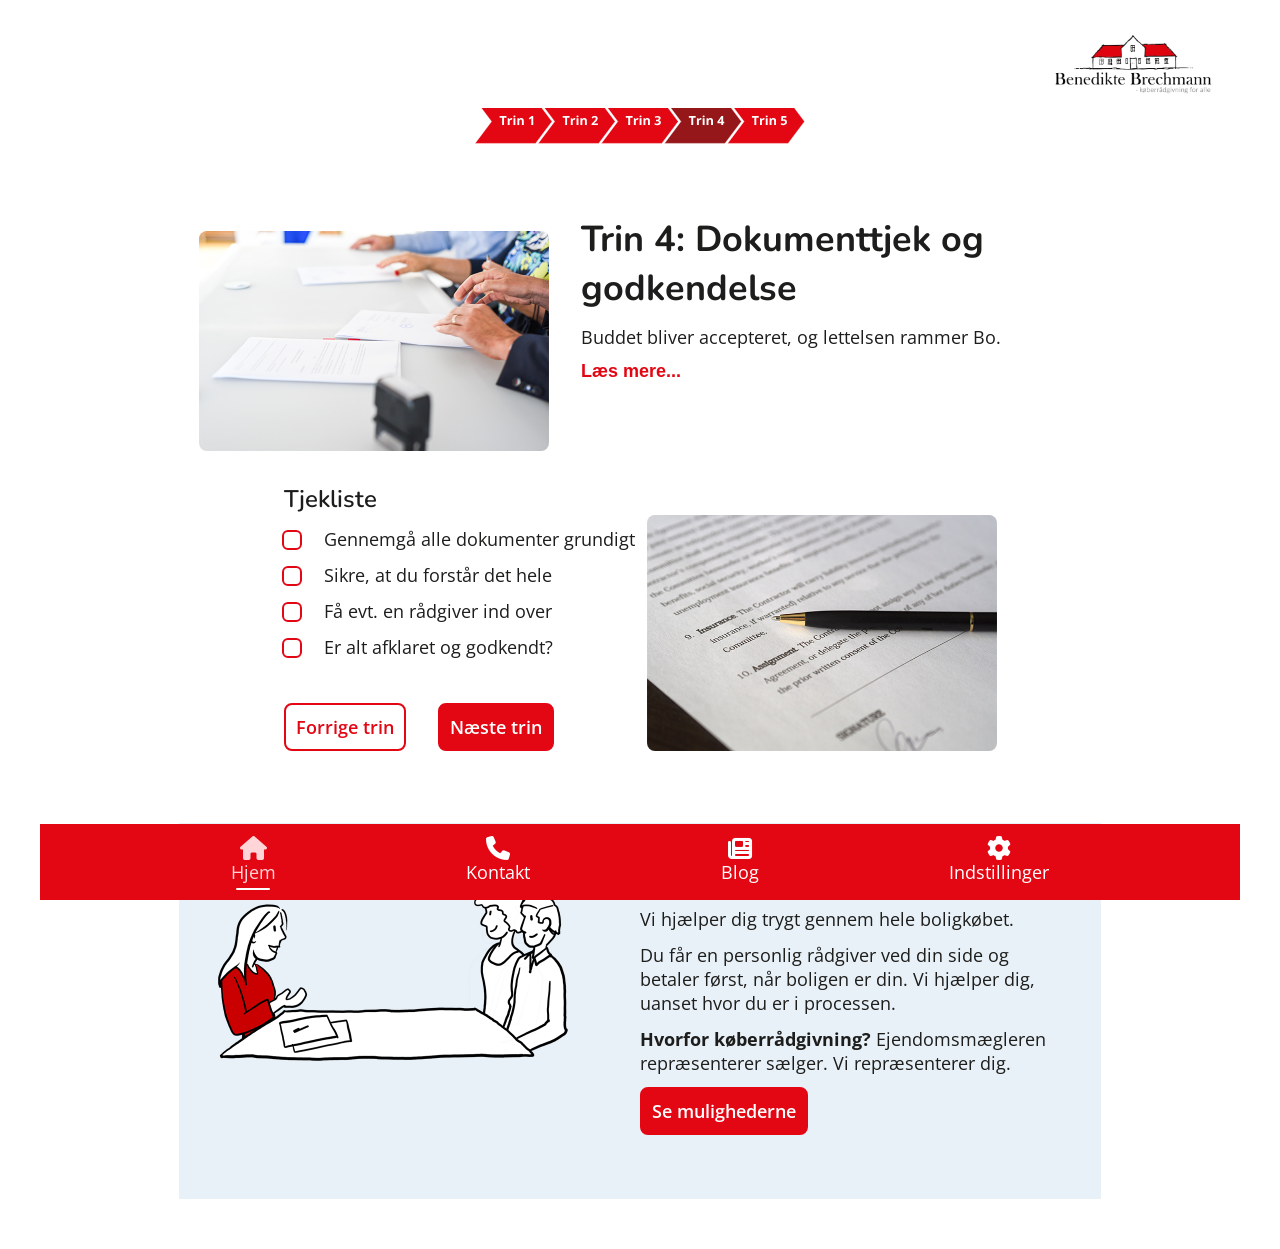
<file: trin4.html>
<!DOCTYPE html>
<html lang="da">
    <head>
        <title>Trin 4</title>

        <meta charset="UTF-8">
        <meta name="viewport" content="width=device-width, initial-scale=1.0">

        <!-- Icon på fanen -->
        <link rel="icon" type="image/png" href="image/favicon.png">

        <!-- CSS link -->
        <link rel="stylesheet" href="style.css">

        <!-- JavaScript links -->
         <script defer src="status.js"></script>
         <script defer src="laesmere.js"></script>
         <script defer src="nav.js"></script>


        <!-- Font Awesome ikoner-->
        <link rel="stylesheet" href="https://cdnjs.cloudflare.com/ajax/libs/font-awesome/6.5.1/css/all.min.css">

        <!-- Google Fonts -->
        <link rel="preconnect" href="https://fonts.googleapis.com">
        <link rel="preconnect" href="https://fonts.gstatic.com" crossorigin>
        <link href="https://fonts.googleapis.com/css2?family=Nunito:ital,wght@0,200..1000;1,200..1000&family=Open+Sans:ital,wght@0,300..800;1,300..800&display=swap" rel="stylesheet">

    </head>
    <body class="grid">
        <header>
            <a href="rejsens-overblik.html">
                <img src="image/logo.webp" alt="Bennedikte Brechmann" class="header__logo">
            </a>
        </header>

        <main>
            <img src="image/trin4.svg" alt="Fremskridtsindikator på trin 1" class="progressbar">

            <article class="intro">
                <img src="image/trin4.webp" alt="Bygninger med flere opgange" class="intro__image">
                <div class="intro__text-container">
                    <h1 class="intro__text">Trin 4: Dokumenttjek og godkendelse</h1>
                    <p class="intro__content">Buddet bliver accepteret, og lettelsen rammer Bo.</p>
                    <p class="intro__content"> Men han er ikke den eneste, der har fået øje på den.</p>
                    <p class="intro__content">Et øjeblik føles det, som om han er i mål. Men han stopper sig selv. Noget føles for nemt.</p>
                    <p class="intro__content">Nu begynder han at kigge ordentligt efter – ikke bare hurtigt igennem, men grundigt. I detaljerne. I det, der gemmer sig.</p>
                    <p class="intro__content">Alt det, man ellers først opdager, når man allerede er flyttet ind. Derfor får han også hjælp udefra. En, der kan se det, han selv overser. Og det viser sig at være en god beslutning.</p>
                    <button class="intro__toggle">Læs mere...</button>
                </div>
            </article>

            <section class="tjekliste">
                <div class="tjekliste__container">
                    <h2 class="tjekliste__titel">Tjekliste</h2>
                    <label class="tjekliste__item">
                        <input type="checkbox" class="tjekliste__item__hide-box" data-list="trin4" data-task="dokumentgennemgang">
                        <span class="tjekliste__item__checkmark"></span> Gennemgå alle dokumenter grundigt
                    </label>
                    <label class="tjekliste__item">
                        <input type="checkbox" class="tjekliste__item__hide-box" data-list="trin4" data-task="forståelse">
                        <span class="tjekliste__item__checkmark"></span> Sikre, at du forstår det hele
                    </label>
                    <label class="tjekliste__item">
                        <input type="checkbox" class="tjekliste__item__hide-box" data-list="trin4" data-task="raadgiver">
                        <span class="tjekliste__item__checkmark"></span> Få evt. en rådgiver ind over
                    </label>
                    <label class="tjekliste__item tjekliste__item--end">
                        <input type="checkbox" class="tjekliste__item__hide-box" data-list="trin4" data-task="godkendelse">
                        <span class="tjekliste__item__checkmark"></span> Er alt afklaret og godkendt?
                    </label>
                    <div class="tjekliste__button__container">
                        <a href="trin3.html" class="secundary-button tjekliste--button">Forrige trin</a>
                        <a href="trin5.html" class="primary-button tjekliste--button">Næste trin</a>
                    </div>
                </div>
                <img src="image/trin4-2.webp" alt="En luftig stue" class="tjekliste__img">
            </section>

            <article class="raadgivning-background">
                <div class="raadgivning">
                    <img src="image/raadgivning.webp" alt="Vi hjælper med personlig rådgivning" class="raadgivning__image">
                    <div class="raadgivning__text-container">
                        <h2 class="raadgivning__titel">Har du brug for hjælp?</h2>
                        <p class="raadgivning__content">Vi hjælper dig trygt gennem hele boligkøbet.</p>
                        <p class="raadgivning__content">Du får en personlig rådgiver ved din side og betaler først, når boligen er din. Vi hjælper dig, uanset hvor du er i processen.</p>
                        <p class="raadgivning__content"> <b>Hvorfor køberrådgivning?</b> Ejendomsmægleren repræsenterer sælger. Vi repræsenterer dig.</p>
                        <a href="raadgivning.html" class="primary-button">Se mulighederne</a>
                    </div>
                </div>
            </article>

        </main>

        <nav>
            <a href="rejsens-overblik.html" class="nav">
                <i class="fa-solid fa-house nav__icon"></i>
                <p class="nav__title"> Hjem </p>
            </a>
            <a href="kontakt.html" class="nav">
                <i class="fa-solid fa-phone nav__icon"></i>
                <p class="nav__title"> Kontakt </p>
            </a>
            <a href="blog.html" class="nav">
                <i class="fa-solid fa-newspaper nav__icon"></i>
                <p class="nav__title"> Blog </p>
            </a>
            <a href="#" class="nav">
                <i class="fa-solid fa-gear nav__icon"></i>
                <p class="nav__title"> Indstillinger </p>
            </a>
        </nav>

    </body>
</html>
</file>
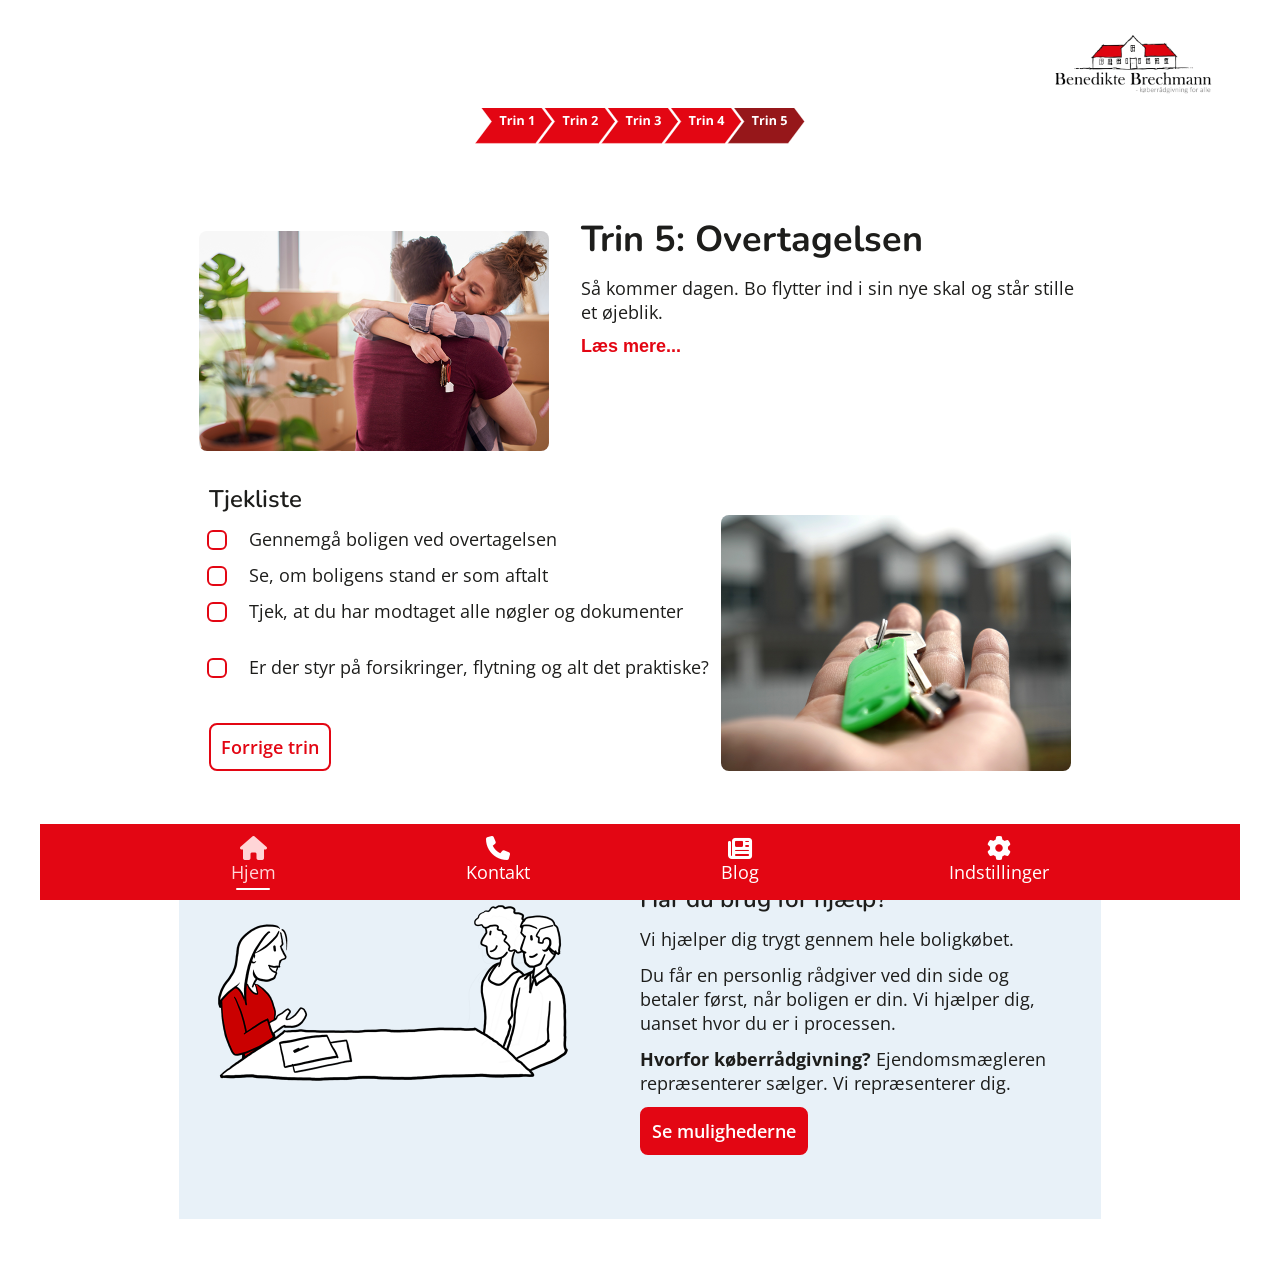
<file: trin5.html>
<!DOCTYPE html>
<html lang="da">
    <head>
        <title>Trin 5</title>

        <meta charset="UTF-8">
        <meta name="viewport" content="width=device-width, initial-scale=1.0">

        <!-- Icon på fanen -->
        <link rel="icon" type="image/png" href="image/favicon.png">

        <!-- CSS link -->
        <link rel="stylesheet" href="style.css">

        <!-- JavaScript links -->
         <script defer src="status.js"></script>
         <script defer src="laesmere.js"></script>
         <script defer src="nav.js"></script>


        <!-- Font Awesome ikoner-->
        <link rel="stylesheet" href="https://cdnjs.cloudflare.com/ajax/libs/font-awesome/6.5.1/css/all.min.css">

        <!-- Google Fonts -->
        <link rel="preconnect" href="https://fonts.googleapis.com">
        <link rel="preconnect" href="https://fonts.gstatic.com" crossorigin>
        <link href="https://fonts.googleapis.com/css2?family=Nunito:ital,wght@0,200..1000;1,200..1000&family=Open+Sans:ital,wght@0,300..800;1,300..800&display=swap" rel="stylesheet">

    </head>
    <body class="grid">
        <header>
            <a href="rejsens-overblik.html">
                <img src="image/logo.webp" alt="Bennedikte Brechmann" class="header__logo">
            </a>
        </header>

        <main>
            <img src="image/trin5.svg" alt="Fremskridtsindikator på trin 1" class="progressbar">

            <article class="intro">
                <img src="image/trin5.webp" alt="Bygninger med flere opgange" class="intro__image">
                <div class="intro__text-container">
                    <h1 class="intro__text">Trin 5: Overtagelsen</h1>
                    <p class="intro__content">Så kommer dagen. Bo flytter ind i sin nye skal og står stille et øjeblik.</p>
                    <p class="intro__content"> Ikke perfekt. Ikke fejlfrit. Bare rigtigt.</p>
                    <p class="intro__content">Han tjekker det hele en sidste gang – ikke fordi han er i tvivl, men fordi det giver ro. Og så falder det hele på plads.</p>
                    <p class="intro__content">Ikke som en afslutning, men som begyndelsen på noget nyt.</p>
                    <button class="intro__toggle">Læs mere...</button>
                </div>
            </article>

            <section class="tjekliste">
                <div class="tjekliste__container">
                    <h2 class="tjekliste__titel">Tjekliste</h2>
                    <label class="tjekliste__item">
                        <input type="checkbox" class="tjekliste__item__hide-box" data-list="trin5" data-task="boligovertagelse">
                        <span class="tjekliste__item__checkmark"></span> Gennemgå boligen ved overtagelsen
                    </label>
                    <label class="tjekliste__item">
                        <input type="checkbox" class="tjekliste__item__hide-box" data-list="trin5" data-task="aftalt-stand">
                        <span class="tjekliste__item__checkmark"></span> Se, om boligens stand er som aftalt
                    </label>
                    <label class="tjekliste__item tjekliste__item--end">
                        <input type="checkbox" class="tjekliste__item__hide-box" data-list="trin5" data-task="alt-modtaget">
                        <span class="tjekliste__item__checkmark"></span> Tjek, at du har modtaget alle nøgler og dokumenter
                    </label>
                    <label class="tjekliste__item tjekliste__item--end">
                        <input type="checkbox" class="tjekliste__item__hide-box" data-list="trin5" data-task="forsikringer">
                        <span class="tjekliste__item__checkmark"></span> Er der styr på forsikringer, flytning og alt det praktiske?
                    </label>
                    <div class="tjekliste__button__container">
                        <a href="trin4.html" class="secundary-button tjekliste--button">Forrige trin</a>
                    </div>
                </div>
                <img src="image/trin5-2.webp" alt="En luftig stue" class="tjekliste__img">
            </section>

            <article class="raadgivning-background">
                <div class="raadgivning">
                    <img src="image/raadgivning.webp" alt="Vi hjælper med personlig rådgivning" class="raadgivning__image">
                    <div class="raadgivning__text-container">
                        <h2 class="raadgivning__titel">Har du brug for hjælp?</h2>
                        <p class="raadgivning__content">Vi hjælper dig trygt gennem hele boligkøbet.</p>
                        <p class="raadgivning__content">Du får en personlig rådgiver ved din side og betaler først, når boligen er din. Vi hjælper dig, uanset hvor du er i processen.</p>
                        <p class="raadgivning__content"> <b>Hvorfor køberrådgivning?</b> Ejendomsmægleren repræsenterer sælger. Vi repræsenterer dig.</p>
                        <a href="raadgivning.html" class="primary-button">Se mulighederne</a>
                    </div>
                </div>
            </article>

        </main>

        <nav>
            <a href="rejsens-overblik.html" class="nav">
                <i class="fa-solid fa-house nav__icon"></i>
                <p class="nav__title"> Hjem </p>
            </a>
            <a href="kontakt.html" class="nav">
                <i class="fa-solid fa-phone nav__icon"></i>
                <p class="nav__title"> Kontakt </p>
            </a>
            <a href="blog.html" class="nav">
                <i class="fa-solid fa-newspaper nav__icon"></i>
                <p class="nav__title"> Blog </p>
            </a>
            <a href="#" class="nav">
                <i class="fa-solid fa-gear nav__icon"></i>
                <p class="nav__title"> Indstillinger </p>
            </a>
        </nav>

    </body>
</html>
</file>
<file: style.css>
/* Main setup start */
    body {
        max-width: 1200px;
        margin: 0 auto;
        padding-top: 60px;
        padding-bottom: 50px;

        font-family: "Open Sans", sans-serif;
        font-size: 1.125rem;
        font-weight: 400;
        color: var(--black-color);
    }

    :root {
    /* Colors */
        --primary-color: #E30613;
        --secundary-color: #E8F1F8;
        --black-color: #1D1D1B;
        --grey-color: #dadada;
        --white-color: #ffffff; 

    /* Cornor radius */
        --cornor-radius: 8px;

    /* Spacing */
        --spacing-xsmall: 12px;
        --spacing-small: 24px;
        --spacing-medium: 32px;
        --spacing-large: 40px;

        --spacing-margin: 20px;

    /* Font sizes */
        --font-size-small: 18px;
        --font-size-medium: 24px;
        --font-size-large: 36px;

    /* Skygger */
        --shadow: 4px 4px 8px #00000026;
    }

/* text styles */

    h1 {
        font-family: "Nunito", sans-serif;
        font-size: 2.25rem;
        font-weight: 700;
        color: var(--black-color);
    }

    h2 {
        font-family: "Nunito", sans-serif;
        font-size: 1.5rem;
        font-weight: 600;
        color: var(--black-color);
    }

    h3 {
        font-family: "Open Sans", sans-serif;
        font-size: 1.25rem;
        font-weight: 600;
        color: var(--black-color);
    }

    h1, h2, h3, p {
        margin: 0;
    }

/* buttons */
    .primary-button {
        background-color: var(--primary-color);
        color: var(--white-color);
        padding: 10px;
        font-family: "Open Sans", sans-serif;
        font-weight: 600;
        font-size: var(--font-size-small);
        border-radius: var(--cornor-radius);
        width: fit-content;
        height: fit-content;
        border: solid 2px var(--primary-color);
        text-decoration: none;
        margin-top: var(--spacing-xsmall);
    }

    .primary-button:hover {
        background-color: #96171A;
        border: solid 2px #96171A;
    }

    .secundary-button {
        background-color: var(--white-color);
        color: var(--primary-color);
        border: solid 2px var(--primary-color);
        padding: 10px;
        font-family: "Open Sans", sans-serif;
        font-weight: 600;
        border-radius: var(--cornor-radius);
        font-size: var(--font-size-small);
        width: fit-content;
        height: fit-content;
        text-decoration: none;
        margin-top: var(--spacing-xsmall);
    }

    .secundary-button:hover {
        background-color: var(--primary-color);
        color: var(--white-color);
    }

    .grid {
        display: grid;
        grid-template-areas: 
        "header"
        "main";
        grid-template-rows: auto 1fr;
    }

 /* Main setup end */
 

 /* Header start */
    header {
        position: fixed;
        top: 0;
        left: 50%;
        transform: translateX(-50%);
        width: 100%;
        max-width: 1200px;
        background-color: var(--white-color);
        z-index: 1000;
        }

    .header__logo {
        float: right;
        width: 20%;
        min-width: 125px;
        max-width: 170px;
        margin: var(--spacing-small) var(--spacing-small) 12px var(--spacing-small);
    }
/* Header end */

/* Navigation start */
    nav {
        background-color: var(--primary-color);

        display: flex;
        flex-direction: row;
        justify-content: space-evenly;

        position: fixed;
        bottom: 0;

        width: 100%;
        max-width: 1200px;

        left: 50%;
        transform: translateX(-50%);

        padding-top: 12px;
        padding-bottom: 12px;
    }

    .nav {
        list-style: none;
        display: flex;
        flex-direction: column;
        align-items: center;
        text-decoration: none;
        position: relative;
        padding-bottom: 4px;
    }

    .nav::after {
        content: "";
        position: absolute;
        left: 50%;
        bottom: -2px;
        width: 34px;
        height: 2px;
        border-radius: 999px;
        background-color: var(--white-color);
        transform: translateX(-50%) scaleX(0.12);
        opacity: 0;
    }

    .nav__icon {
        color: var(--white-color);
        font-size: var(--font-size-medium);
    }

    .nav__title {
        color: var(--white-color);
        font-family: "Open Sans", sans-serif;
        font-weight: 400;
        font-size: var(--font-size-small);
    }

    .nav--active .nav__icon,
    .nav--active .nav__title {
        color: #ffd5d7;
    }

    .nav--active::after {
        opacity: 1;
        animation: navDotExpand 350ms ease-out forwards;
    }

    @keyframes navDotExpand {
        0% {
            transform: translateX(-50%) scaleX(0.12);
        }
        100% {
            transform: translateX(-50%) scaleX(1);
        }
    }

    @media (prefers-reduced-motion: reduce) {
        .nav--active::after {
            animation: none;
            transform: translateX(-50%) scaleX(1);
        }
    }
/* Navigation end */

/* Side hero start */
    main {
        margin: auto;
    }
    
    .intro {
        display: flex;
        flex-direction: row;
        flex-wrap: wrap;
        align-items: flex-start;
        gap: var(--spacing-medium);
        margin: 0 var(--spacing-margin) 0 var(--spacing-margin);
    }

    .intro--big {
        flex-direction: column;
    }

    .intro__image {
        width: 100%;
        max-width: 350px;
        height: auto;
        border-radius: var(--cornor-radius);
        margin-top: var(--spacing-large);
    }

    .intro__image--big {
        max-width: 500px;
        margin: var(--spacing-large) auto 0 auto;
    }

    .intro__text-container {
        display: flex;
        flex-direction: column;
        max-width: 500px;
    }

    .intro__text {
        margin-top: var(--spacing-small);
    }

    .intro__content {
        margin-top: var(--spacing-xsmall);
    }

    @media (min-width: 920px) {
        .intro {
            margin-top: var(--spacing-large);
        }
    }

/* Side hero end */

/* Blog start */
    .blog {
        display: flex;
        flex-direction: row;
        flex-wrap: wrap;
    }

    .blog__item {
        margin: var(--spacing-medium) var(--spacing-margin) 0 var(--spacing-margin);
        max-width: 350px;
        border: solid 2px var(--primary-color);
        border-radius: var(--cornor-radius);
        padding: var(--spacing-small);
        display: flex;
        flex-direction: column;
        gap: var(--spacing-small);
        box-shadow: var(--shadow);
    }

    .blog__item--end {
        margin-bottom: var(--spacing-large);
    }

    .blog__item__img {
        width: 100%;
        max-width: 600px;
        height: auto;
        border-radius: var(--cornor-radius);
    }

    .blog__item__link {
        text-decoration: none;
        color: var(--black-color);
    }

/* Blog end */

/* Trin start */

    .progressbar {
        display: block;
        width: 100%;
        max-width: 330px;
        margin: var(--spacing-medium) auto 0 auto;
    }

    /* Tjekliste start*/
    .tjekliste {
        margin: var(--spacing-medium) var(--spacing-margin) 0 var(--spacing-margin);
        display: flex;
        flex-direction: row;
        flex-wrap: wrap;
        gap: var(--spacing-xsmall);
        justify-content: center;
    }

    .tjekliste__item {
        display: flex;
        align-items: flex-start;
        gap: var(--spacing-small);
        margin-top: var(--spacing-xsmall);
    }

    .tjekliste__item--end {
        margin-bottom: var(--spacing-medium);
    }

    /* Gemmer den originale checkbox som er default i HTML */
    .tjekliste__item__hide-box {
        display: none;
    }

    /* Vores ejen checkbox vi selv har lavet */
    .tjekliste__item__checkmark {
        display:inline-flex;
        width: 16px;
        height: 16px;
        background-color: var(--white-color);
        outline: solid 2px var(--primary-color);
        border-radius: 4px;
        position: relative;
        flex-shrink: 0;
        margin-top: 5px;
    }

    /* Når checkboxen er tjekket, så ændres farven på vores egen checkbox */
    .tjekliste__item__hide-box:checked ~ .tjekliste__item__checkmark {
        background-color: var(--primary-color);
    }

    /* Flueben vises ikke når checkboxen ikke er tjekket */


    .tjekliste__item__checkmark::after { 
        content: "";
        position: absolute;
        display: none;
    }

    /* Flueben vises når checkboxen er tjekket */
    .tjekliste__item__hide-box:checked ~ .tjekliste__item__checkmark::after {
        display: block;
    }

    /* Stilen på fluebenet */
    .tjekliste__item .tjekliste__item__checkmark::after {
        left: 4px;
        top: 0px;
        width: 5px;
        height: 10px;
        border: solid var(--white-color);
        border-width: 0 2px 2px 0;
        transform: rotate(45deg);
    }

    .tjekliste__img {
        width: 100%;
        max-width: 350px;
        height: auto;
        height: auto;
        border-radius: var(--cornor-radius);
        margin-top: var(--spacing-medium);
        margin-bottom: var(--spacing-medium);
    }

    .tjekliste__button__container {
        display: flex;
        flex-direction: row;
        gap: var(--spacing-medium);
    }

    .tjekliste--button {
        margin-bottom: var(--spacing-medium);
    }
    /* Tjekliste end */

    /* Rådgivning start */
    .raadgivning-background {
        background-color: var(--secundary-color);
        margin-top: var(--spacing-large);
    }

    .raadgivning {
        margin: auto;
        max-width: 885px;
        display: flex;
        flex-direction: row;
        flex-wrap: wrap;
        align-items: flex-start;
        gap: var(--spacing-medium);
        padding-bottom: var(--spacing-medium);
        }

    .raadgivning__image {
        width: 100%;
        max-width: 350px;
        border-radius: var(--cornor-radius);
        margin: var(--spacing-large) var(--spacing-margin) var(--spacing-xsmall) var(--spacing-margin);
    }

    .raadgivning__text-container {
        display: flex;
        flex-direction: column;
        max-width: 420px;
        margin: 0 var(--spacing-margin) var(--spacing-medium) var(--spacing-margin);

    }

    .raadgivning__titel {
        margin-top: var(--spacing-large);
    }

    .raadgivning__text {
        margin-top: var(--spacing-small);
    }

    .raadgivning__content {
        margin-top: var(--spacing-xsmall);
    }
    /* Rådgivning slut */

/* Trin end */
    
/* Køberraadgivning start */
    .raadgivning-container {
        display: flex;
        flex-direction: row;
        flex-wrap: wrap;
        }

    .raadgivningspakke {
        margin: var(--spacing-small) var(--spacing-margin) var(--spacing-medium) var(--spacing-medium);
        background-color: var(--secundary-color);
        border-radius: var(--cornor-radius);
        padding: var(--spacing-margin);
        max-width: 400px;
        box-shadow: var(--shadow);
    }

    .raadgivningspakke__item {
        margin: var(--spacing-xsmall)
    }

    .raadgivningspakke__pris {
        font-size: var(--font-size-medium);
        padding-bottom: var(--spacing-small);
    }

    .raadgivningspakke__pris--bold {
        font-size: var(--font-size-small);
    }
    
    @media (min-width: 980px) {
        .raadgivningspakke {
            margin: var(--spacing-small) auto var(--spacing-large) auto;
        }
        
    }

/* Køberrådgivning slut */

/* Rejsens overblik start */

    .intro__text--overblik {
        margin: auto;
    }

    .trinliste {
        display: flex;
        flex-direction: column;
        gap: var(--spacing-medium);
        margin: var(--spacing-medium) var(--spacing-margin) 0 var(--spacing-margin);
    }
    .trin {
        margin: auto;
        background-color: var(--secundary-color);
        display: flex;
        flex-direction: row;
        width: 80%;
        max-width: 500px;
        height: 130px;
        border-radius: var(--cornor-radius);
        box-shadow: var(--shadow);
        text-decoration: none;
        padding: var(--spacing-xsmall);
    }

    .trin--end {
        margin-bottom: var(--spacing-medium);
    }

    .trin__text {
        display: flex;
        flex-direction: column;
        gap: var(--spacing-xsmall);
        width: 75%;
        margin: auto;
        color: var(--black-color);
    }

    .trin__icon {
        font-size: 70px;
        margin: auto 12px auto 0 ;
    }

        /* rådgivning på overbilksiden */
        
    .raadgivning-container--sekundary {
        background-color: var(--secundary-color);
    }

    .raadgivningspakke--sekundary {
        background-color: var(--white-color);
    }

/* Rejsens overblik slut */

/* login start */
    .login-body {
        margin: var(--spacing-large) var(--spacing-margin) auto var(--spacing-margin);
        display: flex;
        flex-direction: column;
        gap: var(--spacing-large);
    }

    .login-logo {
        width: 100%;
        max-width: 500px;
        margin: auto;
    }

    .login-titel {
        margin: auto;
    }

    .login {
        margin: auto;
        display: flex;
        flex-direction: column;
        width: 100%;
        max-width: 400px;
    }

    .login__label {
        margin-top: var(--spacing-xsmall);
    }

    .login__input {
        margin-top: var(--spacing-xsmall);
        padding: var(--spacing-xsmall);
        font-size: var(--font-size-small);
        color: var(--black-color);
        border: solid 2px var(--primary-color);
        border-radius: var(--cornor-radius);
    }

    .login__glemt-kode {
        margin-top: 6px;
        font-size: var(--font-size-small);
        text-decoration: none;
        color: var(--black-color);
    }

    .login__button {
        margin-top: var(--spacing-small);
    }

/* login slut*/

/* kontakt start */ 
    .kontakt__container {
        margin: var(--spacing-medium) var(--spacing-margin) 0 var(--spacing-margin);
        display: flex;
        flex-direction: row;
        flex-wrap: wrap;
        gap: var(--spacing-medium);
    }

    .kontakt__link {
        margin: auto;
        display: flex;
        flex-direction: column;
        gap: var(--spacing-xsmall);
        text-decoration: none;
    }

    .kontakt__link__icon {
        margin: auto;
        font-size: 50px;
    }

    .kontakt__link__text {
        color: var(--black-color);
        margin: auto;
    }

    .kontakt__link--end {
        margin-bottom: var(--spacing-medium);
    }

/* kontakt slut */

/* læs mere */
.intro__toggle {
    background: none;
    border: none;
    color: var(--primary-color);
    font-size: var(--font-size-small);
    font-weight: 700;
    cursor: pointer;
    padding: 0;
    margin-top: var(--spacing-xsmall);
    display: block;
    text-align: left;
}

.intro__toggle:hover {
    text-decoration: underline;
}


.intro__toggle:hover {
    text-decoration: underline;
}

/* læs mere slut */
</file>
